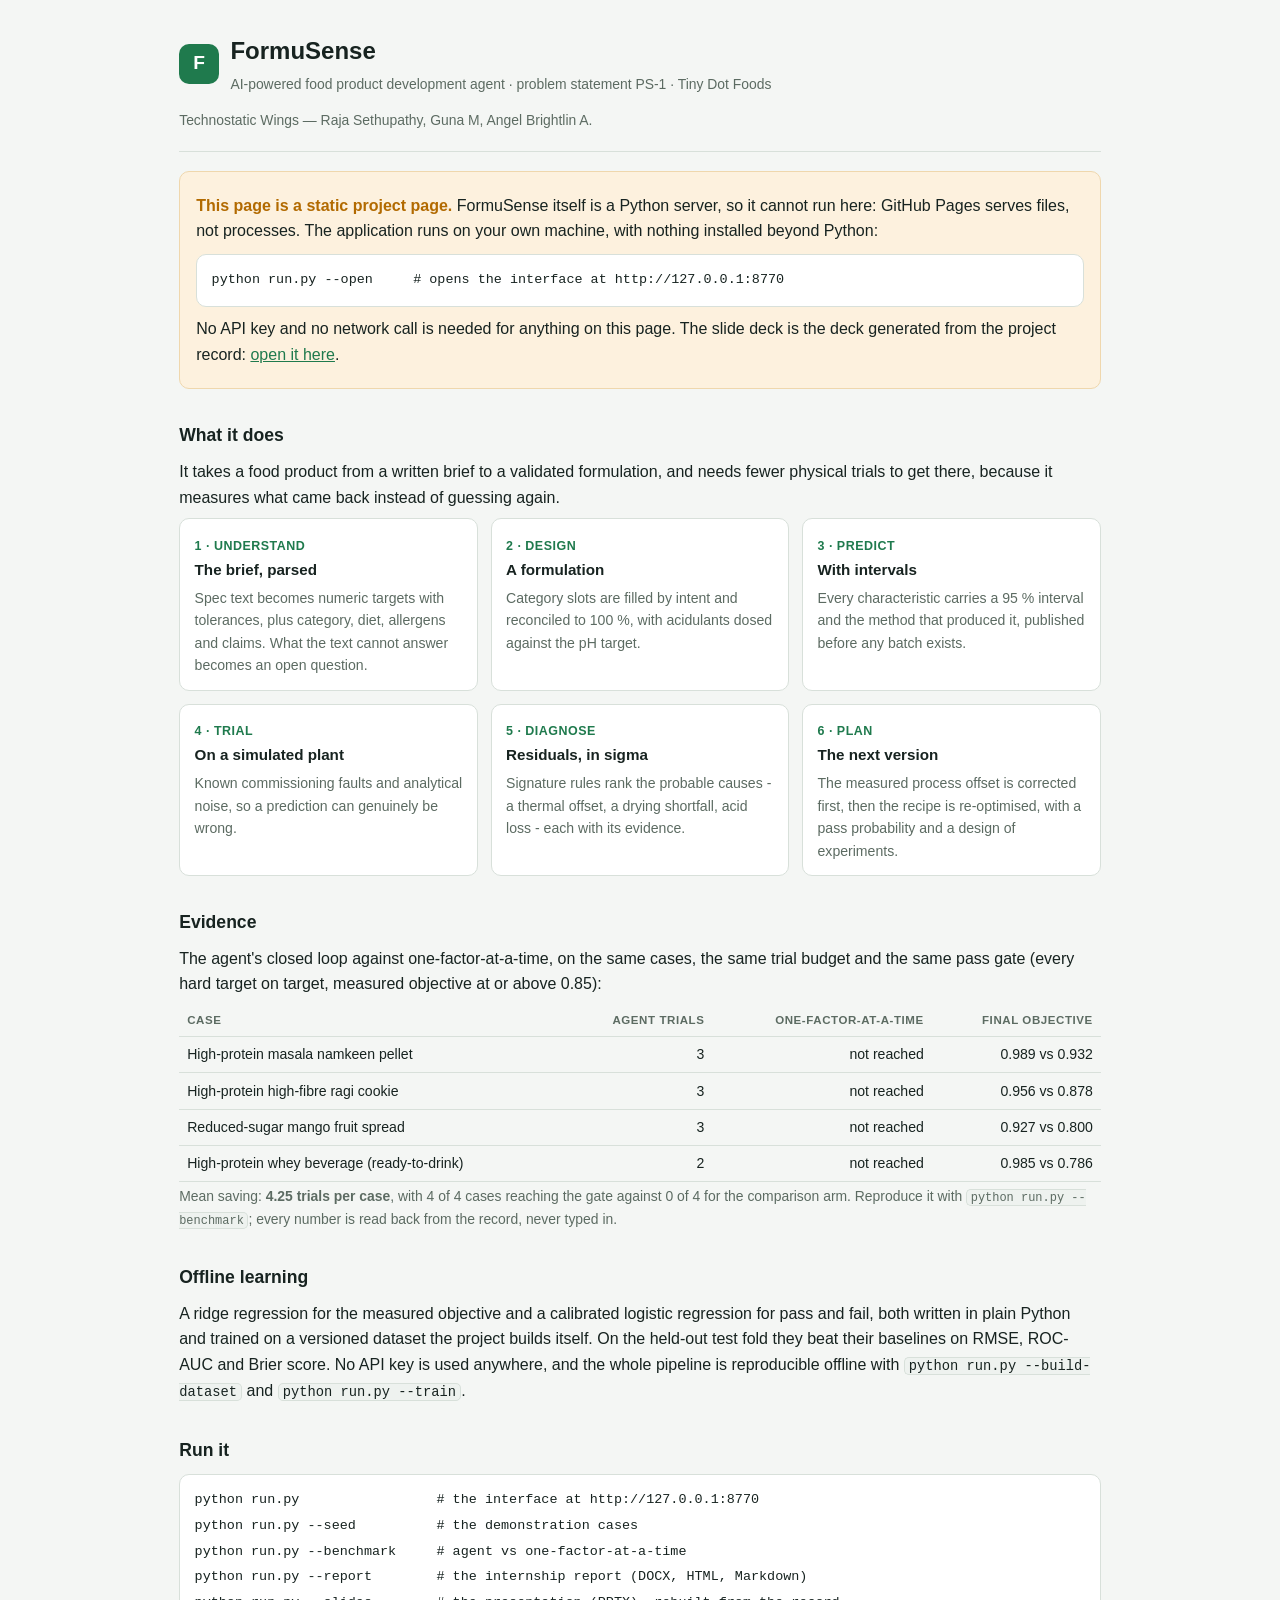
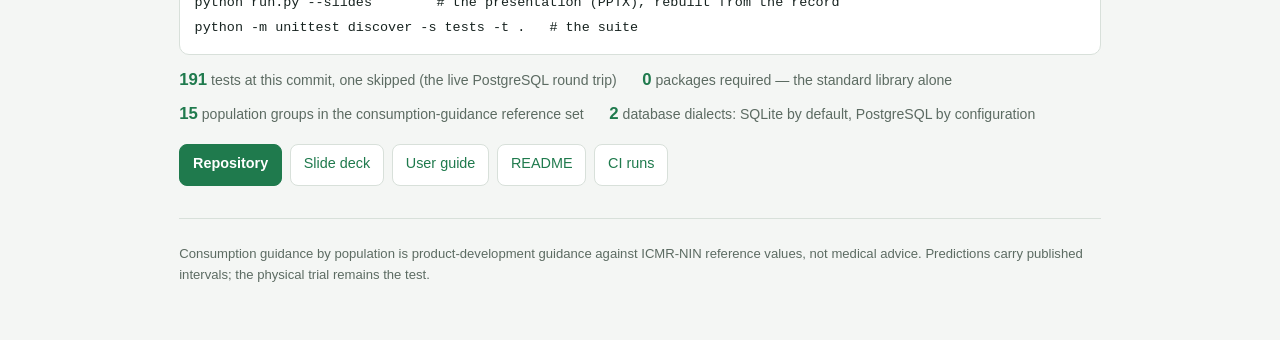
<file: docs/index.html>
<!DOCTYPE html>
<html lang="en">
<head>
<meta charset="utf-8">
<meta name="viewport" content="width=device-width, initial-scale=1">
<title>FormuSense - AI Food Product Development Agent (PS-1)</title>
<meta name="description" content="An offline agent that takes a food product from a written brief to a validated formulation in fewer physical trials. Python standard library only, no API keys.">
<style>
  :root { --bg: #f4f6f4; --panel: #fff; --ink: #172320; --muted: #5c6b62;
          --line: #d8e0da; --accent: #1f7a4d; --warn-soft: #fdf1de; --warn: #b26a00; }
  * { box-sizing: border-box; }
  body { margin: 0; background: var(--bg); color: var(--ink); -webkit-text-size-adjust: 100%;
         font: 16px/1.6 -apple-system, BlinkMacSystemFont, "Segoe UI", Roboto, Arial, sans-serif; }
  .wrap { max-width: 960px; margin: 0 auto; padding: 2rem max(1.2rem, env(safe-area-inset-left)) 3rem max(1.2rem, env(safe-area-inset-right)); }
  header { border-bottom: 1px solid var(--line); padding-bottom: 1.2rem; }
  .brand { display: flex; align-items: center; gap: .7rem; }
  .logo { width: 40px; height: 40px; border-radius: 10px; background: var(--accent); color: #fff;
          display: grid; place-items: center; font-weight: 700; font-size: 1.2rem; flex: 0 0 auto; }
  h1 { font-size: 1.5rem; margin: 0; } h2 { font-size: 1.1rem; margin: 2rem 0 .6rem; }
  h3 { font-size: .95rem; margin: 0 0 .3rem; } p { margin: .5rem 0; }
  .sub, .team { color: var(--muted); font-size: .87rem; }
  .sub { margin: .15rem 0 0; } .team { margin: .9rem 0 0; }
  a { color: var(--accent); }
  code { font-family: ui-monospace, Consolas, monospace; font-size: .86em; background: #eef2ef;
         border: 1px solid var(--line); border-radius: 5px; padding: .05em .3em; }
  pre { background: var(--panel); border: 1px solid var(--line); border-radius: 10px; margin: .6rem 0;
        padding: .8rem .9rem; overflow-x: auto; -webkit-overflow-scrolling: touch; }
  pre code { background: none; border: none; padding: 0; font-size: .84rem; line-height: 1.7; }
  .note { border: 1px solid #efd7ad; background: var(--warn-soft); border-radius: 10px; padding: .8rem 1rem; margin: 1.2rem 0; }
  .note strong { color: var(--warn); }
  .grid { display: grid; gap: .8rem; grid-template-columns: repeat(auto-fit, minmax(min(240px, 100%), 1fr)); }
  .grid > * { min-width: 0; }
  .card { background: var(--panel); border: 1px solid var(--line); border-radius: 10px; padding: .8rem .9rem; }
  .card p { margin: .2rem 0 0; color: var(--muted); font-size: .88rem; }
  .step { color: var(--accent); font-weight: 700; font-size: .78rem; letter-spacing: .04em; text-transform: uppercase; }
  .scroll { overflow-x: auto; -webkit-overflow-scrolling: touch; }
  table { border-collapse: collapse; width: 100%; font-size: .88rem; min-width: 30rem; }
  th, td { text-align: left; padding: .4rem .5rem; border-bottom: 1px solid var(--line); vertical-align: top; }
  th { font-size: .72rem; text-transform: uppercase; letter-spacing: .05em; color: var(--muted); }
  td.num, th.num { text-align: right; font-variant-numeric: tabular-nums; white-space: nowrap; }
  .stat { display: flex; flex-wrap: wrap; gap: .4rem 1.6rem; margin: .8rem 0 0; padding: 0;
          list-style: none; font-size: .88rem; color: var(--muted); }
  .stat b { color: var(--accent); font-size: 1.05rem; }
  .links { display: flex; flex-wrap: wrap; gap: .5rem; margin-top: 1rem; }
  .links a { display: inline-block; border: 1px solid var(--line); background: var(--panel); border-radius: 8px;
             padding: .45rem .8rem; text-decoration: none; font-size: .9rem; min-height: 42px; }
  .links a:hover { border-color: var(--accent); }
  .links a.primary { background: var(--accent); border-color: var(--accent); color: #fff; font-weight: 600; }
  footer { border-top: 1px solid var(--line); margin-top: 2rem; padding-top: 1rem; color: var(--muted); font-size: .82rem; }
</style>
</head>
<body>
<div class="wrap">
<header>
  <div class="brand">
    <span class="logo" aria-hidden="true">F</span>
    <div>
      <h1>FormuSense</h1>
      <p class="sub">AI-powered food product development agent &middot; problem statement PS-1 &middot; Tiny Dot Foods</p>
    </div>
  </div>
  <p class="team">Technostatic Wings &mdash; Raja Sethupathy, Guna M, Angel Brightlin A.</p>
</header>

<div class="note">
  <p><strong>This page is a static project page.</strong> FormuSense itself is a Python server, so it cannot
  run here: GitHub Pages serves files, not processes. The application runs on your own machine, with nothing
  installed beyond Python:</p>
  <pre><code>python run.py --open     # opens the interface at http://127.0.0.1:8770</code></pre>
  <p>No API key and no network call is needed for anything on this page. The slide deck is the deck generated
  from the project record: <a href="slides.html">open it here</a>.</p>
</div>

<h2>What it does</h2>
<p>It takes a food product from a written brief to a validated formulation, and needs fewer physical trials to
get there, because it measures what came back instead of guessing again.</p>
<div class="grid">
  <div class="card"><span class="step">1 &middot; Understand</span><h3>The brief, parsed</h3><p>Spec text becomes numeric targets with tolerances, plus category, diet, allergens and claims. What the text cannot answer becomes an open question.</p></div>
  <div class="card"><span class="step">2 &middot; Design</span><h3>A formulation</h3><p>Category slots are filled by intent and reconciled to 100 %, with acidulants dosed against the pH target.</p></div>
  <div class="card"><span class="step">3 &middot; Predict</span><h3>With intervals</h3><p>Every characteristic carries a 95 % interval and the method that produced it, published before any batch exists.</p></div>
  <div class="card"><span class="step">4 &middot; Trial</span><h3>On a simulated plant</h3><p>Known commissioning faults and analytical noise, so a prediction can genuinely be wrong.</p></div>
  <div class="card"><span class="step">5 &middot; Diagnose</span><h3>Residuals, in sigma</h3><p>Signature rules rank the probable causes - a thermal offset, a drying shortfall, acid loss - each with its evidence.</p></div>
  <div class="card"><span class="step">6 &middot; Plan</span><h3>The next version</h3><p>The measured process offset is corrected first, then the recipe is re-optimised, with a pass probability and a design of experiments.</p></div>
</div>

<h2>Evidence</h2>
<p>The agent's closed loop against one-factor-at-a-time, on the same cases, the same trial budget and the same
pass gate (every hard target on target, measured objective at or above 0.85):</p>
<div class="scroll">
<table>
  <thead><tr><th>Case</th><th class="num">Agent trials</th><th class="num">One-factor-at-a-time</th><th class="num">Final objective</th></tr></thead>
  <tbody>
    <tr><td>High-protein masala namkeen pellet</td><td class="num">3</td><td class="num">not reached</td><td class="num">0.989 vs 0.932</td></tr>
    <tr><td>High-protein high-fibre ragi cookie</td><td class="num">3</td><td class="num">not reached</td><td class="num">0.956 vs 0.878</td></tr>
    <tr><td>Reduced-sugar mango fruit spread</td><td class="num">3</td><td class="num">not reached</td><td class="num">0.927 vs 0.800</td></tr>
    <tr><td>High-protein whey beverage (ready-to-drink)</td><td class="num">2</td><td class="num">not reached</td><td class="num">0.985 vs 0.786</td></tr>
  </tbody>
</table>
</div>
<p class="sub">Mean saving: <strong>4.25 trials per case</strong>, with 4 of 4 cases reaching the gate against 0 of 4
for the comparison arm. Reproduce it with <code>python run.py --benchmark</code>; every number is read back from
the record, never typed in.</p>

<h2>Offline learning</h2>
<p>A ridge regression for the measured objective and a calibrated logistic regression for pass and fail, both
written in plain Python and trained on a versioned dataset the project builds itself. On the held-out test fold
they beat their baselines on RMSE, ROC-AUC and Brier score. No API key is used anywhere, and the whole pipeline
is reproducible offline with <code>python run.py --build-dataset</code> and <code>python run.py --train</code>.</p>

<h2>Run it</h2>
<pre><code>python run.py                 # the interface at http://127.0.0.1:8770
python run.py --seed          # the demonstration cases
python run.py --benchmark     # agent vs one-factor-at-a-time
python run.py --report        # the internship report (DOCX, HTML, Markdown)
python run.py --slides        # the presentation (PPTX), rebuilt from the record
python -m unittest discover -s tests -t .   # the suite</code></pre>
<ul class="stat">
  <li><b>191</b> tests at this commit, one skipped (the live PostgreSQL round trip)</li>
  <li><b>0</b> packages required &mdash; the standard library alone</li>
  <li><b>15</b> population groups in the consumption-guidance reference set</li>
  <li><b>2</b> database dialects: SQLite by default, PostgreSQL by configuration</li>
</ul>

<div class="links">
  <a class="primary" href="https://github.com/Kirisos-Guna/FormuSense">Repository</a>
  <a href="slides.html">Slide deck</a>
  <a href="https://github.com/Kirisos-Guna/FormuSense/blob/main/docs/USER_GUIDE.md">User guide</a>
  <a href="https://github.com/Kirisos-Guna/FormuSense#readme">README</a>
  <a href="https://github.com/Kirisos-Guna/FormuSense/actions">CI runs</a>
</div>

<footer>
  <p>Consumption guidance by population is product-development guidance against ICMR-NIN reference values, not
  medical advice. Predictions carry published intervals; the physical trial remains the test.</p>
</footer>
</div>
</body>
</html>
</file>
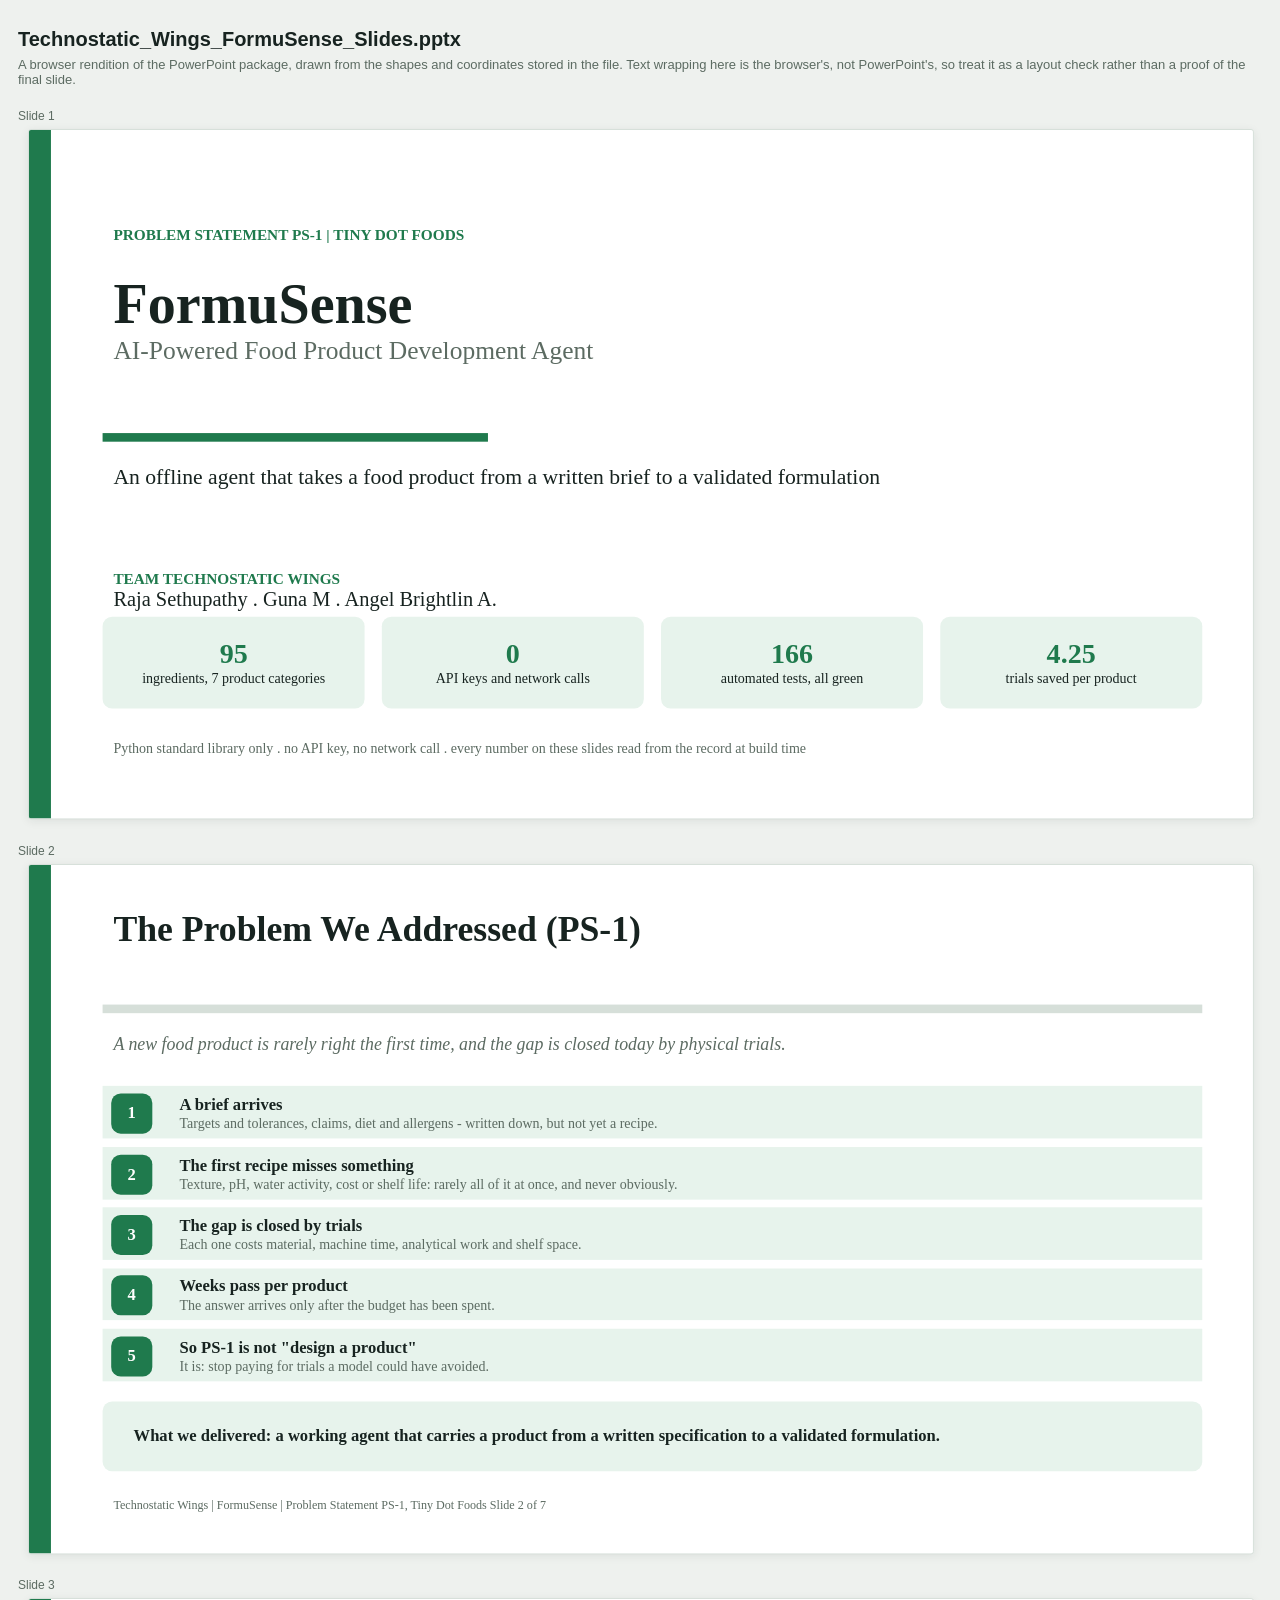
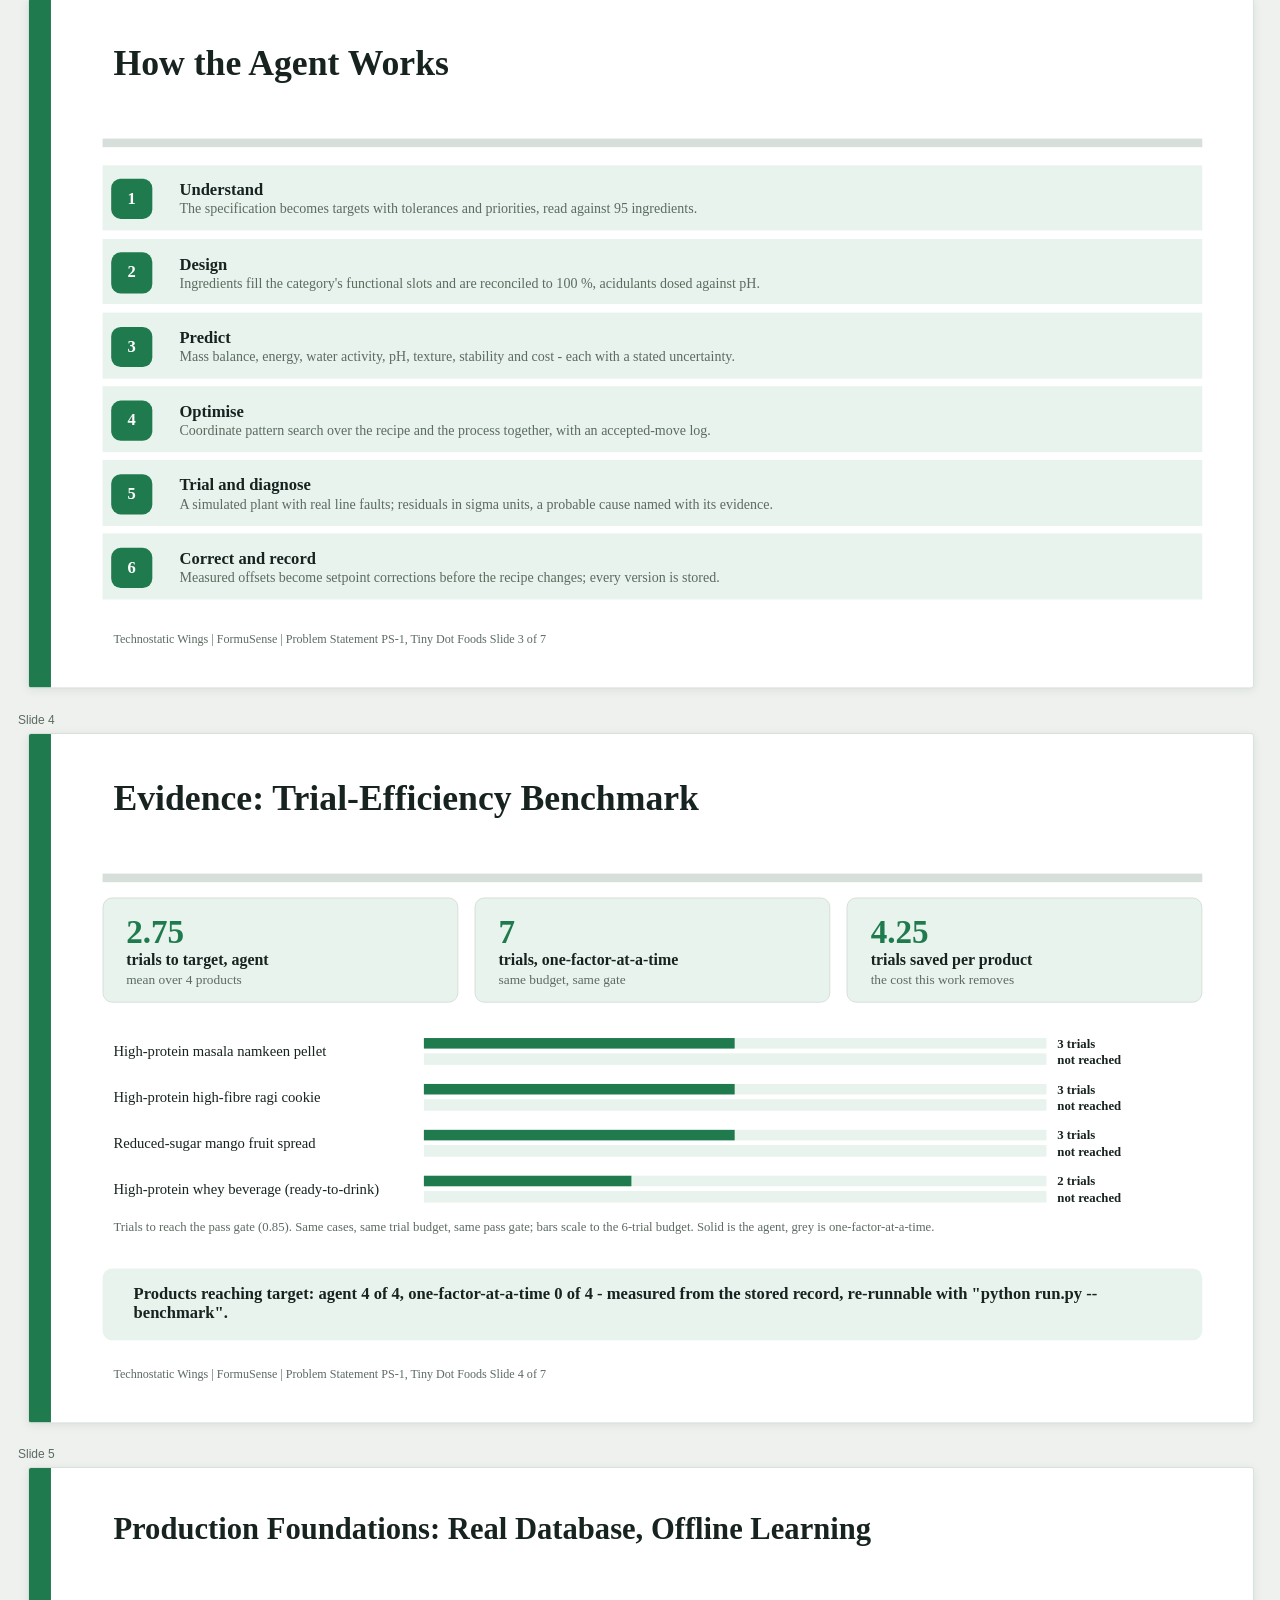
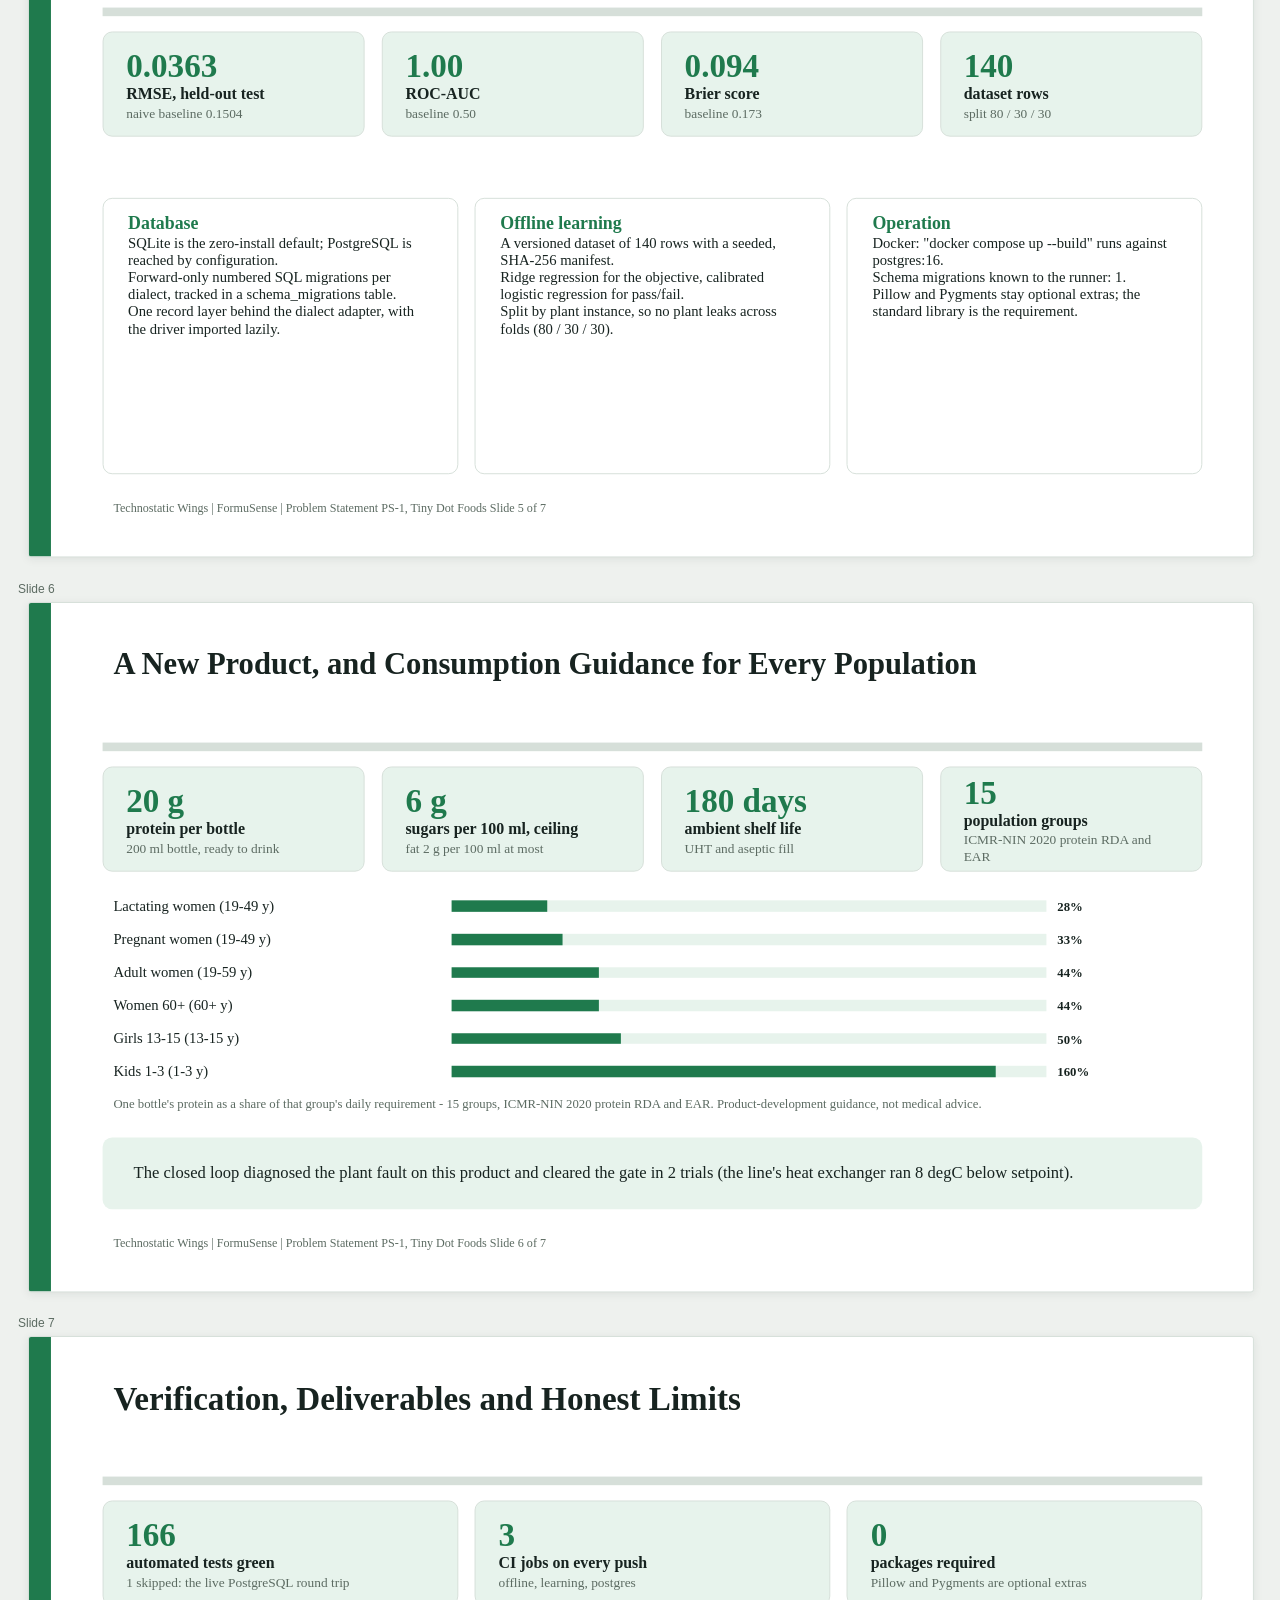
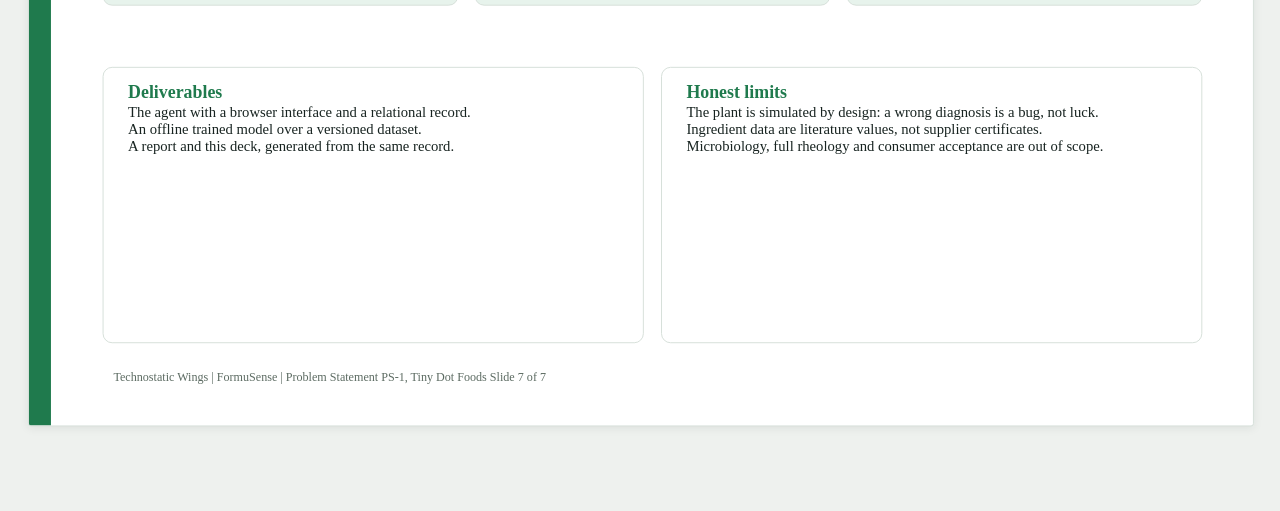
<file: report/Technostatic_Wings_FormuSense_Slides.html>
<!DOCTYPE html>
<html lang="en">
<head>
<meta charset="utf-8"/>
<title>Technostatic_Wings_FormuSense_Slides.pptx - rendition</title>
<style>
:root { color-scheme: light; }
body { margin: 0; padding: 28px 18px 60px; background: #eef1ee;
       font-family: Calibri, "Segoe UI", Arial, sans-serif; color: #172320; }
header { max-width: 1280px; margin: 0 auto 22px; }
header h1 { font-size: 20px; margin: 0 0 6px; }
header p { margin: 0; font-size: 13px; color: #5c6b62; }
.frame { max-width: 1280px; margin: 0 auto 26px; }
.slide { position: relative; width: 1280px; height: 720px;
         background: #ffffff; border: 1px solid #d6dfd9; border-radius: 3px;
         box-shadow: 0 2px 10px rgba(23, 35, 32, 0.08); overflow: hidden; }
.caption { max-width: 1280px; margin: 0 auto 6px; font-size: 12px; color: #5c6b62; }
.shape { position: absolute; overflow: hidden; }
.shape p { margin: 0; }
.table { border-collapse: collapse; table-layout: fixed; }
.table td { vertical-align: middle; }
</style>
</head>
<body>
<header><h1>Technostatic_Wings_FormuSense_Slides.pptx</h1><p>A browser rendition of the PowerPoint package, drawn from the shapes and coordinates stored in the file. Text wrapping here is the browser's, not PowerPoint's, so treat it as a layout check rather than a proof of the final slide.</p></header>
<div class="caption">Slide 1</div><div class="frame"><div class="slide" data-slide="1"><div class="shape" style="left:0.0px;top:0.0px;width:19.2px;height:720.0px;box-sizing:border-box;background:#1F7A4D;padding:4.8px 11.5px 4.8px 11.5px;"></div><div class="shape" style="left:76.8px;top:96.0px;width:1150.4px;height:38.4px;box-sizing:border-box;padding:4.8px 11.5px 4.8px 11.5px;"><p style="text-align:left;"><span style="font-weight:600;font-size:16.0px;color:#1F7A4D;font-family:'Calibri'">PROBLEM STATEMENT PS-1  |  TINY DOT FOODS</span></p></div><div class="shape" style="left:76.8px;top:144.0px;width:1150.4px;height:153.6px;box-sizing:border-box;padding:4.8px 11.5px 4.8px 11.5px;"><p style="text-align:left;"><span style="font-weight:600;font-size:58.67px;color:#172320;font-family:'Calibri Light'">FormuSense</span></p><p style="text-align:left;"><span style="font-weight:400;font-size:26.67px;color:#5C6B62;font-family:'Calibri Light'">AI-Powered Food Product Development Agent</span></p></div><div class="shape" style="left:76.8px;top:316.8px;width:403.2px;height:3.8px;box-sizing:border-box;background:#1F7A4D;padding:4.8px 11.5px 4.8px 11.5px;"></div><div class="shape" style="left:76.8px;top:345.6px;width:1150.4px;height:86.4px;box-sizing:border-box;padding:4.8px 11.5px 4.8px 11.5px;"><p style="text-align:left;"><span style="font-weight:400;font-size:22.67px;color:#172320;font-family:'Calibri'">An offline agent that takes a food product from a written brief to a validated formulation</span></p></div><div class="shape" style="left:76.8px;top:456.0px;width:1150.4px;height:96.0px;box-sizing:border-box;padding:4.8px 11.5px 4.8px 11.5px;"><p style="text-align:left;"><span style="font-weight:600;font-size:16.0px;color:#1F7A4D;font-family:'Calibri'">TEAM  TECHNOSTATIC WINGS</span></p><p style="text-align:left;"><span style="font-weight:400;font-size:21.33px;color:#172320;font-family:'Calibri'">Raja Sethupathy   .   Guna M   .   Angel Brightlin A.</span></p></div><div class="shape" style="left:76.8px;top:508.8px;width:274.6px;height:96.0px;box-sizing:border-box;background:#E7F3EC;border-radius:10px;padding:0.0px 0.0px 0.0px 0.0px;"></div><div class="shape" style="left:88.3px;top:508.8px;width:251.6px;height:96.0px;box-sizing:border-box;padding:4.8px 11.5px 4.8px 11.5px;display:flex;flex-direction:column;justify-content:center;"><p style="text-align:center;"><span style="font-weight:600;font-size:29.33px;color:#1F7A4D;font-family:'Calibri Light'">95</span></p><p style="text-align:center;"><span style="font-weight:400;font-size:14.67px;color:#172320;font-family:'Calibri'">ingredients, 7 product categories</span></p></div><div class="shape" style="left:368.7px;top:508.8px;width:274.6px;height:96.0px;box-sizing:border-box;background:#E7F3EC;border-radius:10px;padding:0.0px 0.0px 0.0px 0.0px;"></div><div class="shape" style="left:380.2px;top:508.8px;width:251.6px;height:96.0px;box-sizing:border-box;padding:4.8px 11.5px 4.8px 11.5px;display:flex;flex-direction:column;justify-content:center;"><p style="text-align:center;"><span style="font-weight:600;font-size:29.33px;color:#1F7A4D;font-family:'Calibri Light'">0</span></p><p style="text-align:center;"><span style="font-weight:400;font-size:14.67px;color:#172320;font-family:'Calibri'">API keys and network calls</span></p></div><div class="shape" style="left:660.6px;top:508.8px;width:274.6px;height:96.0px;box-sizing:border-box;background:#E7F3EC;border-radius:10px;padding:0.0px 0.0px 0.0px 0.0px;"></div><div class="shape" style="left:672.1px;top:508.8px;width:251.6px;height:96.0px;box-sizing:border-box;padding:4.8px 11.5px 4.8px 11.5px;display:flex;flex-direction:column;justify-content:center;"><p style="text-align:center;"><span style="font-weight:600;font-size:29.33px;color:#1F7A4D;font-family:'Calibri Light'">166</span></p><p style="text-align:center;"><span style="font-weight:400;font-size:14.67px;color:#172320;font-family:'Calibri'">automated tests, all green</span></p></div><div class="shape" style="left:952.5px;top:508.8px;width:274.6px;height:96.0px;box-sizing:border-box;background:#E7F3EC;border-radius:10px;padding:0.0px 0.0px 0.0px 0.0px;"></div><div class="shape" style="left:964.1px;top:508.8px;width:251.6px;height:96.0px;box-sizing:border-box;padding:4.8px 11.5px 4.8px 11.5px;display:flex;flex-direction:column;justify-content:center;"><p style="text-align:center;"><span style="font-weight:600;font-size:29.33px;color:#1F7A4D;font-family:'Calibri Light'">4.25</span></p><p style="text-align:center;"><span style="font-weight:400;font-size:14.67px;color:#172320;font-family:'Calibri'">trials saved per product</span></p></div><div class="shape" style="left:76.8px;top:633.6px;width:1150.4px;height:38.4px;box-sizing:border-box;padding:4.8px 11.5px 4.8px 11.5px;"><p style="text-align:left;"><span style="font-weight:400;font-size:14.67px;color:#5C6B62;font-family:'Calibri'">Python standard library only  .  no API key, no network call  .  every number on these slides read from the record at build time</span></p></div></div></div>
<div class="caption">Slide 2</div><div class="frame"><div class="slide" data-slide="2"><div class="shape" style="left:0.0px;top:0.0px;width:19.2px;height:720.0px;box-sizing:border-box;background:#1F7A4D;padding:4.8px 11.5px 4.8px 11.5px;"></div><div class="shape" style="left:76.8px;top:40.3px;width:1150.4px;height:91.2px;box-sizing:border-box;padding:4.8px 11.5px 4.8px 11.5px;"><p style="text-align:left;"><span style="font-weight:600;font-size:37.33px;color:#172320;font-family:'Calibri Light'">The Problem We Addressed (PS-1)</span></p></div><div class="shape" style="left:76.8px;top:145.9px;width:1150.4px;height:2.9px;box-sizing:border-box;background:#D6DFD9;padding:4.8px 11.5px 4.8px 11.5px;"></div><div class="shape" style="left:76.8px;top:170.9px;width:1150.4px;height:48.0px;box-sizing:border-box;padding:4.8px 11.5px 4.8px 11.5px;"><p style="text-align:left;"><span style="font-weight:400;font-style:italic;font-size:18.67px;color:#5C6B62;font-family:'Calibri'">A new food product is rarely right the first time, and the gap is closed today by physical trials.</span></p></div><div class="shape" style="left:76.8px;top:231.4px;width:1150.4px;height:54.8px;box-sizing:border-box;background:#E7F3EC;padding:4.8px 11.5px 4.8px 11.5px;"></div><div class="shape" style="left:86.4px;top:239.1px;width:42.2px;height:42.2px;box-sizing:border-box;background:#1F7A4D;border-radius:10px;padding:0.0px 0.0px 0.0px 0.0px;"></div><div class="shape" style="left:86.4px;top:239.1px;width:42.2px;height:42.2px;box-sizing:border-box;padding:4.8px 11.5px 4.8px 11.5px;display:flex;flex-direction:column;justify-content:center;"><p style="text-align:center;"><span style="font-weight:600;font-size:17.33px;color:#FFFFFF;font-family:'Calibri'">1</span></p></div><div class="shape" style="left:145.9px;top:228.5px;width:1067.8px;height:63.4px;box-sizing:border-box;padding:4.8px 11.5px 4.8px 11.5px;display:flex;flex-direction:column;justify-content:center;"><p style="text-align:left;"><span style="font-weight:600;font-size:17.33px;color:#172320;font-family:'Calibri'">A brief arrives</span></p><p style="text-align:left;"><span style="font-weight:400;font-size:14.67px;color:#5C6B62;font-family:'Calibri'">Targets and tolerances, claims, diet and allergens - written down, but not yet a recipe.</span></p></div><div class="shape" style="left:76.8px;top:294.8px;width:1150.4px;height:54.8px;box-sizing:border-box;background:#E7F3EC;padding:4.8px 11.5px 4.8px 11.5px;"></div><div class="shape" style="left:86.4px;top:302.5px;width:42.2px;height:42.2px;box-sizing:border-box;background:#1F7A4D;border-radius:10px;padding:0.0px 0.0px 0.0px 0.0px;"></div><div class="shape" style="left:86.4px;top:302.5px;width:42.2px;height:42.2px;box-sizing:border-box;padding:4.8px 11.5px 4.8px 11.5px;display:flex;flex-direction:column;justify-content:center;"><p style="text-align:center;"><span style="font-weight:600;font-size:17.33px;color:#FFFFFF;font-family:'Calibri'">2</span></p></div><div class="shape" style="left:145.9px;top:291.9px;width:1067.8px;height:63.4px;box-sizing:border-box;padding:4.8px 11.5px 4.8px 11.5px;display:flex;flex-direction:column;justify-content:center;"><p style="text-align:left;"><span style="font-weight:600;font-size:17.33px;color:#172320;font-family:'Calibri'">The first recipe misses something</span></p><p style="text-align:left;"><span style="font-weight:400;font-size:14.67px;color:#5C6B62;font-family:'Calibri'">Texture, pH, water activity, cost or shelf life: rarely all of it at once, and never obviously.</span></p></div><div class="shape" style="left:76.8px;top:358.2px;width:1150.4px;height:54.8px;box-sizing:border-box;background:#E7F3EC;padding:4.8px 11.5px 4.8px 11.5px;"></div><div class="shape" style="left:86.4px;top:365.9px;width:42.2px;height:42.2px;box-sizing:border-box;background:#1F7A4D;border-radius:10px;padding:0.0px 0.0px 0.0px 0.0px;"></div><div class="shape" style="left:86.4px;top:365.9px;width:42.2px;height:42.2px;box-sizing:border-box;padding:4.8px 11.5px 4.8px 11.5px;display:flex;flex-direction:column;justify-content:center;"><p style="text-align:center;"><span style="font-weight:600;font-size:17.33px;color:#FFFFFF;font-family:'Calibri'">3</span></p></div><div class="shape" style="left:145.9px;top:355.3px;width:1067.8px;height:63.4px;box-sizing:border-box;padding:4.8px 11.5px 4.8px 11.5px;display:flex;flex-direction:column;justify-content:center;"><p style="text-align:left;"><span style="font-weight:600;font-size:17.33px;color:#172320;font-family:'Calibri'">The gap is closed by trials</span></p><p style="text-align:left;"><span style="font-weight:400;font-size:14.67px;color:#5C6B62;font-family:'Calibri'">Each one costs material, machine time, analytical work and shelf space.</span></p></div><div class="shape" style="left:76.8px;top:421.6px;width:1150.4px;height:54.8px;box-sizing:border-box;background:#E7F3EC;padding:4.8px 11.5px 4.8px 11.5px;"></div><div class="shape" style="left:86.4px;top:429.3px;width:42.2px;height:42.2px;box-sizing:border-box;background:#1F7A4D;border-radius:10px;padding:0.0px 0.0px 0.0px 0.0px;"></div><div class="shape" style="left:86.4px;top:429.3px;width:42.2px;height:42.2px;box-sizing:border-box;padding:4.8px 11.5px 4.8px 11.5px;display:flex;flex-direction:column;justify-content:center;"><p style="text-align:center;"><span style="font-weight:600;font-size:17.33px;color:#FFFFFF;font-family:'Calibri'">4</span></p></div><div class="shape" style="left:145.9px;top:418.7px;width:1067.8px;height:63.4px;box-sizing:border-box;padding:4.8px 11.5px 4.8px 11.5px;display:flex;flex-direction:column;justify-content:center;"><p style="text-align:left;"><span style="font-weight:600;font-size:17.33px;color:#172320;font-family:'Calibri'">Weeks pass per product</span></p><p style="text-align:left;"><span style="font-weight:400;font-size:14.67px;color:#5C6B62;font-family:'Calibri'">The answer arrives only after the budget has been spent.</span></p></div><div class="shape" style="left:76.8px;top:485.0px;width:1150.4px;height:54.8px;box-sizing:border-box;background:#E7F3EC;padding:4.8px 11.5px 4.8px 11.5px;"></div><div class="shape" style="left:86.4px;top:492.7px;width:42.2px;height:42.2px;box-sizing:border-box;background:#1F7A4D;border-radius:10px;padding:0.0px 0.0px 0.0px 0.0px;"></div><div class="shape" style="left:86.4px;top:492.7px;width:42.2px;height:42.2px;box-sizing:border-box;padding:4.8px 11.5px 4.8px 11.5px;display:flex;flex-direction:column;justify-content:center;"><p style="text-align:center;"><span style="font-weight:600;font-size:17.33px;color:#FFFFFF;font-family:'Calibri'">5</span></p></div><div class="shape" style="left:145.9px;top:482.1px;width:1067.8px;height:63.4px;box-sizing:border-box;padding:4.8px 11.5px 4.8px 11.5px;display:flex;flex-direction:column;justify-content:center;"><p style="text-align:left;"><span style="font-weight:600;font-size:17.33px;color:#172320;font-family:'Calibri'">So PS-1 is not &quot;design a product&quot;</span></p><p style="text-align:left;"><span style="font-weight:400;font-size:14.67px;color:#5C6B62;font-family:'Calibri'">It is: stop paying for trials a model could have avoided.</span></p></div><div class="shape" style="left:76.8px;top:560.9px;width:1150.4px;height:72.7px;box-sizing:border-box;background:#E7F3EC;border-radius:10px;padding:0.0px 0.0px 0.0px 0.0px;"></div><div class="shape" style="left:97.9px;top:560.9px;width:1108.1px;height:72.7px;box-sizing:border-box;padding:4.8px 11.5px 4.8px 11.5px;display:flex;flex-direction:column;justify-content:center;"><p style="text-align:left;"><span style="font-weight:600;font-size:17.33px;color:#172320;font-family:'Calibri'">What we delivered: a working agent that carries a product from a written specification to a validated formulation.</span></p></div><div class="shape" style="left:76.8px;top:654.7px;width:1150.4px;height:32.6px;box-sizing:border-box;padding:4.8px 11.5px 4.8px 11.5px;"><p style="text-align:left;"><span style="font-weight:400;font-size:12.67px;color:#5C6B62;font-family:'Calibri'">Technostatic Wings  |  FormuSense  |  Problem Statement PS-1, Tiny Dot Foods          Slide 2 of 7</span></p></div></div></div>
<div class="caption">Slide 3</div><div class="frame"><div class="slide" data-slide="3"><div class="shape" style="left:0.0px;top:0.0px;width:19.2px;height:720.0px;box-sizing:border-box;background:#1F7A4D;padding:4.8px 11.5px 4.8px 11.5px;"></div><div class="shape" style="left:76.8px;top:40.3px;width:1150.4px;height:91.2px;box-sizing:border-box;padding:4.8px 11.5px 4.8px 11.5px;"><p style="text-align:left;"><span style="font-weight:600;font-size:37.33px;color:#172320;font-family:'Calibri Light'">How the Agent Works</span></p></div><div class="shape" style="left:76.8px;top:145.9px;width:1150.4px;height:2.9px;box-sizing:border-box;background:#D6DFD9;padding:4.8px 11.5px 4.8px 11.5px;"></div><div class="shape" style="left:76.8px;top:173.8px;width:1150.4px;height:68.5px;box-sizing:border-box;background:#E7F3EC;padding:4.8px 11.5px 4.8px 11.5px;"></div><div class="shape" style="left:86.4px;top:188.3px;width:42.2px;height:42.2px;box-sizing:border-box;background:#1F7A4D;border-radius:10px;padding:0.0px 0.0px 0.0px 0.0px;"></div><div class="shape" style="left:86.4px;top:188.3px;width:42.2px;height:42.2px;box-sizing:border-box;padding:4.8px 11.5px 4.8px 11.5px;display:flex;flex-direction:column;justify-content:center;"><p style="text-align:center;"><span style="font-weight:600;font-size:17.33px;color:#FFFFFF;font-family:'Calibri'">1</span></p></div><div class="shape" style="left:145.9px;top:170.9px;width:1067.8px;height:77.1px;box-sizing:border-box;padding:4.8px 11.5px 4.8px 11.5px;display:flex;flex-direction:column;justify-content:center;"><p style="text-align:left;"><span style="font-weight:600;font-size:17.33px;color:#172320;font-family:'Calibri'">Understand</span></p><p style="text-align:left;"><span style="font-weight:400;font-size:14.67px;color:#5C6B62;font-family:'Calibri'">The specification becomes targets with tolerances and priorities, read against 95 ingredients.</span></p></div><div class="shape" style="left:76.8px;top:250.9px;width:1150.4px;height:68.5px;box-sizing:border-box;background:#E7F3EC;padding:4.8px 11.5px 4.8px 11.5px;"></div><div class="shape" style="left:86.4px;top:265.4px;width:42.2px;height:42.2px;box-sizing:border-box;background:#1F7A4D;border-radius:10px;padding:0.0px 0.0px 0.0px 0.0px;"></div><div class="shape" style="left:86.4px;top:265.4px;width:42.2px;height:42.2px;box-sizing:border-box;padding:4.8px 11.5px 4.8px 11.5px;display:flex;flex-direction:column;justify-content:center;"><p style="text-align:center;"><span style="font-weight:600;font-size:17.33px;color:#FFFFFF;font-family:'Calibri'">2</span></p></div><div class="shape" style="left:145.9px;top:248.0px;width:1067.8px;height:77.1px;box-sizing:border-box;padding:4.8px 11.5px 4.8px 11.5px;display:flex;flex-direction:column;justify-content:center;"><p style="text-align:left;"><span style="font-weight:600;font-size:17.33px;color:#172320;font-family:'Calibri'">Design</span></p><p style="text-align:left;"><span style="font-weight:400;font-size:14.67px;color:#5C6B62;font-family:'Calibri'">Ingredients fill the category&#x27;s functional slots and are reconciled to 100 %, acidulants dosed against pH.</span></p></div><div class="shape" style="left:76.8px;top:328.0px;width:1150.4px;height:68.5px;box-sizing:border-box;background:#E7F3EC;padding:4.8px 11.5px 4.8px 11.5px;"></div><div class="shape" style="left:86.4px;top:342.6px;width:42.2px;height:42.2px;box-sizing:border-box;background:#1F7A4D;border-radius:10px;padding:0.0px 0.0px 0.0px 0.0px;"></div><div class="shape" style="left:86.4px;top:342.6px;width:42.2px;height:42.2px;box-sizing:border-box;padding:4.8px 11.5px 4.8px 11.5px;display:flex;flex-direction:column;justify-content:center;"><p style="text-align:center;"><span style="font-weight:600;font-size:17.33px;color:#FFFFFF;font-family:'Calibri'">3</span></p></div><div class="shape" style="left:145.9px;top:325.1px;width:1067.8px;height:77.1px;box-sizing:border-box;padding:4.8px 11.5px 4.8px 11.5px;display:flex;flex-direction:column;justify-content:center;"><p style="text-align:left;"><span style="font-weight:600;font-size:17.33px;color:#172320;font-family:'Calibri'">Predict</span></p><p style="text-align:left;"><span style="font-weight:400;font-size:14.67px;color:#5C6B62;font-family:'Calibri'">Mass balance, energy, water activity, pH, texture, stability and cost - each with a stated uncertainty.</span></p></div><div class="shape" style="left:76.8px;top:405.1px;width:1150.4px;height:68.5px;box-sizing:border-box;background:#E7F3EC;padding:4.8px 11.5px 4.8px 11.5px;"></div><div class="shape" style="left:86.4px;top:419.7px;width:42.2px;height:42.2px;box-sizing:border-box;background:#1F7A4D;border-radius:10px;padding:0.0px 0.0px 0.0px 0.0px;"></div><div class="shape" style="left:86.4px;top:419.7px;width:42.2px;height:42.2px;box-sizing:border-box;padding:4.8px 11.5px 4.8px 11.5px;display:flex;flex-direction:column;justify-content:center;"><p style="text-align:center;"><span style="font-weight:600;font-size:17.33px;color:#FFFFFF;font-family:'Calibri'">4</span></p></div><div class="shape" style="left:145.9px;top:402.2px;width:1067.8px;height:77.1px;box-sizing:border-box;padding:4.8px 11.5px 4.8px 11.5px;display:flex;flex-direction:column;justify-content:center;"><p style="text-align:left;"><span style="font-weight:600;font-size:17.33px;color:#172320;font-family:'Calibri'">Optimise</span></p><p style="text-align:left;"><span style="font-weight:400;font-size:14.67px;color:#5C6B62;font-family:'Calibri'">Coordinate pattern search over the recipe and the process together, with an accepted-move log.</span></p></div><div class="shape" style="left:76.8px;top:482.2px;width:1150.4px;height:68.5px;box-sizing:border-box;background:#E7F3EC;padding:4.8px 11.5px 4.8px 11.5px;"></div><div class="shape" style="left:86.4px;top:496.8px;width:42.2px;height:42.2px;box-sizing:border-box;background:#1F7A4D;border-radius:10px;padding:0.0px 0.0px 0.0px 0.0px;"></div><div class="shape" style="left:86.4px;top:496.8px;width:42.2px;height:42.2px;box-sizing:border-box;padding:4.8px 11.5px 4.8px 11.5px;display:flex;flex-direction:column;justify-content:center;"><p style="text-align:center;"><span style="font-weight:600;font-size:17.33px;color:#FFFFFF;font-family:'Calibri'">5</span></p></div><div class="shape" style="left:145.9px;top:479.4px;width:1067.8px;height:77.1px;box-sizing:border-box;padding:4.8px 11.5px 4.8px 11.5px;display:flex;flex-direction:column;justify-content:center;"><p style="text-align:left;"><span style="font-weight:600;font-size:17.33px;color:#172320;font-family:'Calibri'">Trial and diagnose</span></p><p style="text-align:left;"><span style="font-weight:400;font-size:14.67px;color:#5C6B62;font-family:'Calibri'">A simulated plant with real line faults; residuals in sigma units, a probable cause named with its evidence.</span></p></div><div class="shape" style="left:76.8px;top:559.4px;width:1150.4px;height:68.5px;box-sizing:border-box;background:#E7F3EC;padding:4.8px 11.5px 4.8px 11.5px;"></div><div class="shape" style="left:86.4px;top:573.9px;width:42.2px;height:42.2px;box-sizing:border-box;background:#1F7A4D;border-radius:10px;padding:0.0px 0.0px 0.0px 0.0px;"></div><div class="shape" style="left:86.4px;top:573.9px;width:42.2px;height:42.2px;box-sizing:border-box;padding:4.8px 11.5px 4.8px 11.5px;display:flex;flex-direction:column;justify-content:center;"><p style="text-align:center;"><span style="font-weight:600;font-size:17.33px;color:#FFFFFF;font-family:'Calibri'">6</span></p></div><div class="shape" style="left:145.9px;top:556.5px;width:1067.8px;height:77.1px;box-sizing:border-box;padding:4.8px 11.5px 4.8px 11.5px;display:flex;flex-direction:column;justify-content:center;"><p style="text-align:left;"><span style="font-weight:600;font-size:17.33px;color:#172320;font-family:'Calibri'">Correct and record</span></p><p style="text-align:left;"><span style="font-weight:400;font-size:14.67px;color:#5C6B62;font-family:'Calibri'">Measured offsets become setpoint corrections before the recipe changes; every version is stored.</span></p></div><div class="shape" style="left:76.8px;top:654.7px;width:1150.4px;height:32.6px;box-sizing:border-box;padding:4.8px 11.5px 4.8px 11.5px;"><p style="text-align:left;"><span style="font-weight:400;font-size:12.67px;color:#5C6B62;font-family:'Calibri'">Technostatic Wings  |  FormuSense  |  Problem Statement PS-1, Tiny Dot Foods          Slide 3 of 7</span></p></div></div></div>
<div class="caption">Slide 4</div><div class="frame"><div class="slide" data-slide="4"><div class="shape" style="left:0.0px;top:0.0px;width:19.2px;height:720.0px;box-sizing:border-box;background:#1F7A4D;padding:4.8px 11.5px 4.8px 11.5px;"></div><div class="shape" style="left:76.8px;top:40.3px;width:1150.4px;height:91.2px;box-sizing:border-box;padding:4.8px 11.5px 4.8px 11.5px;"><p style="text-align:left;"><span style="font-weight:600;font-size:37.33px;color:#172320;font-family:'Calibri Light'">Evidence: Trial-Efficiency Benchmark</span></p></div><div class="shape" style="left:76.8px;top:145.9px;width:1150.4px;height:2.9px;box-sizing:border-box;background:#D6DFD9;padding:4.8px 11.5px 4.8px 11.5px;"></div><div class="shape" style="left:76.8px;top:170.9px;width:371.9px;height:110.4px;box-sizing:border-box;background:#E7F3EC;border-radius:10px;border:1px solid #D6DFD9;padding:0.0px 0.0px 0.0px 0.0px;"></div><div class="shape" style="left:90.2px;top:180.5px;width:345.1px;height:91.2px;box-sizing:border-box;padding:4.8px 11.5px 4.8px 11.5px;display:flex;flex-direction:column;justify-content:center;"><p style="text-align:left;"><span style="font-weight:600;font-size:34.67px;color:#1F7A4D;font-family:'Calibri Light'">2.75</span></p><p style="text-align:left;"><span style="font-weight:600;font-size:16.67px;color:#172320;font-family:'Calibri'">trials to target, agent</span></p><p style="text-align:left;"><span style="font-weight:400;font-size:14.0px;color:#5C6B62;font-family:'Calibri'">mean over 4 products</span></p></div><div class="shape" style="left:466.0px;top:170.9px;width:371.9px;height:110.4px;box-sizing:border-box;background:#E7F3EC;border-radius:10px;border:1px solid #D6DFD9;padding:0.0px 0.0px 0.0px 0.0px;"></div><div class="shape" style="left:479.5px;top:180.5px;width:345.1px;height:91.2px;box-sizing:border-box;padding:4.8px 11.5px 4.8px 11.5px;display:flex;flex-direction:column;justify-content:center;"><p style="text-align:left;"><span style="font-weight:600;font-size:34.67px;color:#1F7A4D;font-family:'Calibri Light'">7</span></p><p style="text-align:left;"><span style="font-weight:600;font-size:16.67px;color:#172320;font-family:'Calibri'">trials, one-factor-at-a-time</span></p><p style="text-align:left;"><span style="font-weight:400;font-size:14.0px;color:#5C6B62;font-family:'Calibri'">same budget, same gate</span></p></div><div class="shape" style="left:855.2px;top:170.9px;width:371.9px;height:110.4px;box-sizing:border-box;background:#E7F3EC;border-radius:10px;border:1px solid #D6DFD9;padding:0.0px 0.0px 0.0px 0.0px;"></div><div class="shape" style="left:868.7px;top:180.5px;width:345.1px;height:91.2px;box-sizing:border-box;padding:4.8px 11.5px 4.8px 11.5px;display:flex;flex-direction:column;justify-content:center;"><p style="text-align:left;"><span style="font-weight:600;font-size:34.67px;color:#1F7A4D;font-family:'Calibri Light'">4.25</span></p><p style="text-align:left;"><span style="font-weight:600;font-size:16.67px;color:#172320;font-family:'Calibri'">trials saved per product</span></p><p style="text-align:left;"><span style="font-weight:400;font-size:14.0px;color:#5C6B62;font-family:'Calibri'">the cost this work removes</span></p></div><div class="shape" style="left:76.8px;top:307.7px;width:326.4px;height:48.0px;box-sizing:border-box;padding:4.8px 11.5px 4.8px 11.5px;display:flex;flex-direction:column;justify-content:center;"><p style="text-align:left;"><span style="font-weight:400;font-size:15.33px;color:#172320;font-family:'Calibri'">High-protein masala namkeen pellet</span></p></div><div class="shape" style="left:412.8px;top:317.8px;width:651.2px;height:11.5px;box-sizing:border-box;background:#E7F3EC;padding:0.0px 0.0px 0.0px 0.0px;"></div><div class="shape" style="left:412.8px;top:317.8px;width:325.6px;height:11.5px;box-sizing:border-box;background:#1F7A4D;padding:0.0px 0.0px 0.0px 0.0px;"></div><div class="shape" style="left:1071.6px;top:313.9px;width:153.6px;height:19.2px;box-sizing:border-box;padding:0.0px 3.8px 0.0px 3.8px;display:flex;flex-direction:column;justify-content:center;"><p style="text-align:left;"><span style="font-weight:600;font-size:13.33px;color:#172320;font-family:'Calibri'">3 trials</span></p></div><div class="shape" style="left:412.8px;top:334.1px;width:651.2px;height:11.5px;box-sizing:border-box;background:#E7F3EC;padding:0.0px 0.0px 0.0px 0.0px;"></div><div class="shape" style="left:1071.6px;top:330.2px;width:153.6px;height:19.2px;box-sizing:border-box;padding:0.0px 3.8px 0.0px 3.8px;display:flex;flex-direction:column;justify-content:center;"><p style="text-align:left;"><span style="font-weight:600;font-size:13.33px;color:#172320;font-family:'Calibri'">not reached</span></p></div><div class="shape" style="left:76.8px;top:355.7px;width:326.4px;height:48.0px;box-sizing:border-box;padding:4.8px 11.5px 4.8px 11.5px;display:flex;flex-direction:column;justify-content:center;"><p style="text-align:left;"><span style="font-weight:400;font-size:15.33px;color:#172320;font-family:'Calibri'">High-protein high-fibre ragi cookie</span></p></div><div class="shape" style="left:412.8px;top:365.8px;width:651.2px;height:11.5px;box-sizing:border-box;background:#E7F3EC;padding:0.0px 0.0px 0.0px 0.0px;"></div><div class="shape" style="left:412.8px;top:365.8px;width:325.6px;height:11.5px;box-sizing:border-box;background:#1F7A4D;padding:0.0px 0.0px 0.0px 0.0px;"></div><div class="shape" style="left:1071.6px;top:361.9px;width:153.6px;height:19.2px;box-sizing:border-box;padding:0.0px 3.8px 0.0px 3.8px;display:flex;flex-direction:column;justify-content:center;"><p style="text-align:left;"><span style="font-weight:600;font-size:13.33px;color:#172320;font-family:'Calibri'">3 trials</span></p></div><div class="shape" style="left:412.8px;top:382.1px;width:651.2px;height:11.5px;box-sizing:border-box;background:#E7F3EC;padding:0.0px 0.0px 0.0px 0.0px;"></div><div class="shape" style="left:1071.6px;top:378.2px;width:153.6px;height:19.2px;box-sizing:border-box;padding:0.0px 3.8px 0.0px 3.8px;display:flex;flex-direction:column;justify-content:center;"><p style="text-align:left;"><span style="font-weight:600;font-size:13.33px;color:#172320;font-family:'Calibri'">not reached</span></p></div><div class="shape" style="left:76.8px;top:403.7px;width:326.4px;height:48.0px;box-sizing:border-box;padding:4.8px 11.5px 4.8px 11.5px;display:flex;flex-direction:column;justify-content:center;"><p style="text-align:left;"><span style="font-weight:400;font-size:15.33px;color:#172320;font-family:'Calibri'">Reduced-sugar mango fruit spread</span></p></div><div class="shape" style="left:412.8px;top:413.8px;width:651.2px;height:11.5px;box-sizing:border-box;background:#E7F3EC;padding:0.0px 0.0px 0.0px 0.0px;"></div><div class="shape" style="left:412.8px;top:413.8px;width:325.6px;height:11.5px;box-sizing:border-box;background:#1F7A4D;padding:0.0px 0.0px 0.0px 0.0px;"></div><div class="shape" style="left:1071.6px;top:409.9px;width:153.6px;height:19.2px;box-sizing:border-box;padding:0.0px 3.8px 0.0px 3.8px;display:flex;flex-direction:column;justify-content:center;"><p style="text-align:left;"><span style="font-weight:600;font-size:13.33px;color:#172320;font-family:'Calibri'">3 trials</span></p></div><div class="shape" style="left:412.8px;top:430.1px;width:651.2px;height:11.5px;box-sizing:border-box;background:#E7F3EC;padding:0.0px 0.0px 0.0px 0.0px;"></div><div class="shape" style="left:1071.6px;top:426.2px;width:153.6px;height:19.2px;box-sizing:border-box;padding:0.0px 3.8px 0.0px 3.8px;display:flex;flex-direction:column;justify-content:center;"><p style="text-align:left;"><span style="font-weight:600;font-size:13.33px;color:#172320;font-family:'Calibri'">not reached</span></p></div><div class="shape" style="left:76.8px;top:451.7px;width:326.4px;height:48.0px;box-sizing:border-box;padding:4.8px 11.5px 4.8px 11.5px;display:flex;flex-direction:column;justify-content:center;"><p style="text-align:left;"><span style="font-weight:400;font-size:15.33px;color:#172320;font-family:'Calibri'">High-protein whey beverage (ready-to-drink)</span></p></div><div class="shape" style="left:412.8px;top:461.8px;width:651.2px;height:11.5px;box-sizing:border-box;background:#E7F3EC;padding:0.0px 0.0px 0.0px 0.0px;"></div><div class="shape" style="left:412.8px;top:461.8px;width:217.1px;height:11.5px;box-sizing:border-box;background:#1F7A4D;padding:0.0px 0.0px 0.0px 0.0px;"></div><div class="shape" style="left:1071.6px;top:457.9px;width:153.6px;height:19.2px;box-sizing:border-box;padding:0.0px 3.8px 0.0px 3.8px;display:flex;flex-direction:column;justify-content:center;"><p style="text-align:left;"><span style="font-weight:600;font-size:13.33px;color:#172320;font-family:'Calibri'">2 trials</span></p></div><div class="shape" style="left:412.8px;top:478.1px;width:651.2px;height:11.5px;box-sizing:border-box;background:#E7F3EC;padding:0.0px 0.0px 0.0px 0.0px;"></div><div class="shape" style="left:1071.6px;top:474.2px;width:153.6px;height:19.2px;box-sizing:border-box;padding:0.0px 3.8px 0.0px 3.8px;display:flex;flex-direction:column;justify-content:center;"><p style="text-align:left;"><span style="font-weight:600;font-size:13.33px;color:#172320;font-family:'Calibri'">not reached</span></p></div><div class="shape" style="left:76.8px;top:501.6px;width:1150.4px;height:28.8px;box-sizing:border-box;padding:4.8px 11.5px 4.8px 11.5px;"><p style="text-align:left;"><span style="font-weight:400;font-size:13.33px;color:#5C6B62;font-family:'Calibri'">Trials to reach the pass gate (0.85). Same cases, same trial budget, same pass gate; bars scale to the 6-trial budget. Solid is the agent, grey is one-factor-at-a-time.</span></p></div><div class="shape" style="left:76.8px;top:558.7px;width:1150.4px;height:74.9px;box-sizing:border-box;background:#E7F3EC;border-radius:10px;padding:0.0px 0.0px 0.0px 0.0px;"></div><div class="shape" style="left:97.9px;top:558.7px;width:1108.1px;height:74.9px;box-sizing:border-box;padding:4.8px 11.5px 4.8px 11.5px;display:flex;flex-direction:column;justify-content:center;"><p style="text-align:left;"><span style="font-weight:600;font-size:17.33px;color:#172320;font-family:'Calibri'">Products reaching target: agent 4 of 4, one-factor-at-a-time 0 of 4 - measured from the stored record, re-runnable with &quot;python run.py --benchmark&quot;.</span></p></div><div class="shape" style="left:76.8px;top:654.7px;width:1150.4px;height:32.6px;box-sizing:border-box;padding:4.8px 11.5px 4.8px 11.5px;"><p style="text-align:left;"><span style="font-weight:400;font-size:12.67px;color:#5C6B62;font-family:'Calibri'">Technostatic Wings  |  FormuSense  |  Problem Statement PS-1, Tiny Dot Foods          Slide 4 of 7</span></p></div></div></div>
<div class="caption">Slide 5</div><div class="frame"><div class="slide" data-slide="5"><div class="shape" style="left:0.0px;top:0.0px;width:19.2px;height:720.0px;box-sizing:border-box;background:#1F7A4D;padding:4.8px 11.5px 4.8px 11.5px;"></div><div class="shape" style="left:76.8px;top:40.3px;width:1150.4px;height:91.2px;box-sizing:border-box;padding:4.8px 11.5px 4.8px 11.5px;"><p style="text-align:left;"><span style="font-weight:600;font-size:32.0px;color:#172320;font-family:'Calibri Light'">Production Foundations: Real Database, Offline Learning</span></p></div><div class="shape" style="left:76.8px;top:145.9px;width:1150.4px;height:2.9px;box-sizing:border-box;background:#D6DFD9;padding:4.8px 11.5px 4.8px 11.5px;"></div><div class="shape" style="left:76.8px;top:170.9px;width:274.6px;height:110.4px;box-sizing:border-box;background:#E7F3EC;border-radius:10px;border:1px solid #D6DFD9;padding:0.0px 0.0px 0.0px 0.0px;"></div><div class="shape" style="left:90.2px;top:180.5px;width:247.8px;height:91.2px;box-sizing:border-box;padding:4.8px 11.5px 4.8px 11.5px;display:flex;flex-direction:column;justify-content:center;"><p style="text-align:left;"><span style="font-weight:600;font-size:34.67px;color:#1F7A4D;font-family:'Calibri Light'">0.0363</span></p><p style="text-align:left;"><span style="font-weight:600;font-size:16.67px;color:#172320;font-family:'Calibri'">RMSE, held-out test</span></p><p style="text-align:left;"><span style="font-weight:400;font-size:14.0px;color:#5C6B62;font-family:'Calibri'">naive baseline 0.1504</span></p></div><div class="shape" style="left:368.7px;top:170.9px;width:274.6px;height:110.4px;box-sizing:border-box;background:#E7F3EC;border-radius:10px;border:1px solid #D6DFD9;padding:0.0px 0.0px 0.0px 0.0px;"></div><div class="shape" style="left:382.2px;top:180.5px;width:247.8px;height:91.2px;box-sizing:border-box;padding:4.8px 11.5px 4.8px 11.5px;display:flex;flex-direction:column;justify-content:center;"><p style="text-align:left;"><span style="font-weight:600;font-size:34.67px;color:#1F7A4D;font-family:'Calibri Light'">1.00</span></p><p style="text-align:left;"><span style="font-weight:600;font-size:16.67px;color:#172320;font-family:'Calibri'">ROC-AUC</span></p><p style="text-align:left;"><span style="font-weight:400;font-size:14.0px;color:#5C6B62;font-family:'Calibri'">baseline 0.50</span></p></div><div class="shape" style="left:660.6px;top:170.9px;width:274.6px;height:110.4px;box-sizing:border-box;background:#E7F3EC;border-radius:10px;border:1px solid #D6DFD9;padding:0.0px 0.0px 0.0px 0.0px;"></div><div class="shape" style="left:674.1px;top:180.5px;width:247.8px;height:91.2px;box-sizing:border-box;padding:4.8px 11.5px 4.8px 11.5px;display:flex;flex-direction:column;justify-content:center;"><p style="text-align:left;"><span style="font-weight:600;font-size:34.67px;color:#1F7A4D;font-family:'Calibri Light'">0.094</span></p><p style="text-align:left;"><span style="font-weight:600;font-size:16.67px;color:#172320;font-family:'Calibri'">Brier score</span></p><p style="text-align:left;"><span style="font-weight:400;font-size:14.0px;color:#5C6B62;font-family:'Calibri'">baseline 0.173</span></p></div><div class="shape" style="left:952.5px;top:170.9px;width:274.6px;height:110.4px;box-sizing:border-box;background:#E7F3EC;border-radius:10px;border:1px solid #D6DFD9;padding:0.0px 0.0px 0.0px 0.0px;"></div><div class="shape" style="left:966.0px;top:180.5px;width:247.8px;height:91.2px;box-sizing:border-box;padding:4.8px 11.5px 4.8px 11.5px;display:flex;flex-direction:column;justify-content:center;"><p style="text-align:left;"><span style="font-weight:600;font-size:34.67px;color:#1F7A4D;font-family:'Calibri Light'">140</span></p><p style="text-align:left;"><span style="font-weight:600;font-size:16.67px;color:#172320;font-family:'Calibri'">dataset rows</span></p><p style="text-align:left;"><span style="font-weight:400;font-size:14.0px;color:#5C6B62;font-family:'Calibri'">split 80 / 30 / 30</span></p></div><div class="shape" style="left:76.8px;top:344.6px;width:371.9px;height:289.0px;box-sizing:border-box;background:#FFFFFF;border-radius:10px;border:1px solid #D6DFD9;padding:0.0px 0.0px 0.0px 0.0px;"></div><div class="shape" style="left:92.2px;top:356.2px;width:341.2px;height:265.9px;box-sizing:border-box;padding:4.8px 11.5px 4.8px 11.5px;"><p style="text-align:left;"><span style="font-weight:600;font-size:18.67px;color:#1F7A4D;font-family:'Calibri Light'">Database</span></p><p style="text-align:left;"><span style="font-weight:400;font-size:15.33px;color:#172320;font-family:'Calibri'">SQLite is the zero-install default; PostgreSQL is reached by configuration.</span></p><p style="text-align:left;"><span style="font-weight:400;font-size:15.33px;color:#172320;font-family:'Calibri'">Forward-only numbered SQL migrations per dialect, tracked in a schema_migrations table.</span></p><p style="text-align:left;"><span style="font-weight:400;font-size:15.33px;color:#172320;font-family:'Calibri'">One record layer behind the dialect adapter, with the driver imported lazily.</span></p></div><div class="shape" style="left:466.0px;top:344.6px;width:371.9px;height:289.0px;box-sizing:border-box;background:#FFFFFF;border-radius:10px;border:1px solid #D6DFD9;padding:0.0px 0.0px 0.0px 0.0px;"></div><div class="shape" style="left:481.4px;top:356.2px;width:341.2px;height:265.9px;box-sizing:border-box;padding:4.8px 11.5px 4.8px 11.5px;"><p style="text-align:left;"><span style="font-weight:600;font-size:18.67px;color:#1F7A4D;font-family:'Calibri Light'">Offline learning</span></p><p style="text-align:left;"><span style="font-weight:400;font-size:15.33px;color:#172320;font-family:'Calibri'">A versioned dataset of 140 rows with a seeded, SHA-256 manifest.</span></p><p style="text-align:left;"><span style="font-weight:400;font-size:15.33px;color:#172320;font-family:'Calibri'">Ridge regression for the objective, calibrated logistic regression for pass/fail.</span></p><p style="text-align:left;"><span style="font-weight:400;font-size:15.33px;color:#172320;font-family:'Calibri'">Split by plant instance, so no plant leaks across folds (80 / 30 / 30).</span></p></div><div class="shape" style="left:855.2px;top:344.6px;width:371.9px;height:289.0px;box-sizing:border-box;background:#FFFFFF;border-radius:10px;border:1px solid #D6DFD9;padding:0.0px 0.0px 0.0px 0.0px;"></div><div class="shape" style="left:870.6px;top:356.2px;width:341.2px;height:265.9px;box-sizing:border-box;padding:4.8px 11.5px 4.8px 11.5px;"><p style="text-align:left;"><span style="font-weight:600;font-size:18.67px;color:#1F7A4D;font-family:'Calibri Light'">Operation</span></p><p style="text-align:left;"><span style="font-weight:400;font-size:15.33px;color:#172320;font-family:'Calibri'">Docker: &quot;docker compose up --build&quot; runs against postgres:16.</span></p><p style="text-align:left;"><span style="font-weight:400;font-size:15.33px;color:#172320;font-family:'Calibri'">Schema migrations known to the runner: 1.</span></p><p style="text-align:left;"><span style="font-weight:400;font-size:15.33px;color:#172320;font-family:'Calibri'">Pillow and Pygments stay optional extras; the standard library is the requirement.</span></p></div><div class="shape" style="left:76.8px;top:654.7px;width:1150.4px;height:32.6px;box-sizing:border-box;padding:4.8px 11.5px 4.8px 11.5px;"><p style="text-align:left;"><span style="font-weight:400;font-size:12.67px;color:#5C6B62;font-family:'Calibri'">Technostatic Wings  |  FormuSense  |  Problem Statement PS-1, Tiny Dot Foods          Slide 5 of 7</span></p></div></div></div>
<div class="caption">Slide 6</div><div class="frame"><div class="slide" data-slide="6"><div class="shape" style="left:0.0px;top:0.0px;width:19.2px;height:720.0px;box-sizing:border-box;background:#1F7A4D;padding:4.8px 11.5px 4.8px 11.5px;"></div><div class="shape" style="left:76.8px;top:40.3px;width:1150.4px;height:91.2px;box-sizing:border-box;padding:4.8px 11.5px 4.8px 11.5px;"><p style="text-align:left;"><span style="font-weight:600;font-size:32.0px;color:#172320;font-family:'Calibri Light'">A New Product, and Consumption Guidance for Every Population</span></p></div><div class="shape" style="left:76.8px;top:145.9px;width:1150.4px;height:2.9px;box-sizing:border-box;background:#D6DFD9;padding:4.8px 11.5px 4.8px 11.5px;"></div><div class="shape" style="left:76.8px;top:170.9px;width:274.6px;height:110.4px;box-sizing:border-box;background:#E7F3EC;border-radius:10px;border:1px solid #D6DFD9;padding:0.0px 0.0px 0.0px 0.0px;"></div><div class="shape" style="left:90.2px;top:180.5px;width:247.8px;height:91.2px;box-sizing:border-box;padding:4.8px 11.5px 4.8px 11.5px;display:flex;flex-direction:column;justify-content:center;"><p style="text-align:left;"><span style="font-weight:600;font-size:34.67px;color:#1F7A4D;font-family:'Calibri Light'">20 g</span></p><p style="text-align:left;"><span style="font-weight:600;font-size:16.67px;color:#172320;font-family:'Calibri'">protein per bottle</span></p><p style="text-align:left;"><span style="font-weight:400;font-size:14.0px;color:#5C6B62;font-family:'Calibri'">200 ml bottle, ready to drink</span></p></div><div class="shape" style="left:368.7px;top:170.9px;width:274.6px;height:110.4px;box-sizing:border-box;background:#E7F3EC;border-radius:10px;border:1px solid #D6DFD9;padding:0.0px 0.0px 0.0px 0.0px;"></div><div class="shape" style="left:382.2px;top:180.5px;width:247.8px;height:91.2px;box-sizing:border-box;padding:4.8px 11.5px 4.8px 11.5px;display:flex;flex-direction:column;justify-content:center;"><p style="text-align:left;"><span style="font-weight:600;font-size:34.67px;color:#1F7A4D;font-family:'Calibri Light'">6 g</span></p><p style="text-align:left;"><span style="font-weight:600;font-size:16.67px;color:#172320;font-family:'Calibri'">sugars per 100 ml, ceiling</span></p><p style="text-align:left;"><span style="font-weight:400;font-size:14.0px;color:#5C6B62;font-family:'Calibri'">fat 2 g per 100 ml at most</span></p></div><div class="shape" style="left:660.6px;top:170.9px;width:274.6px;height:110.4px;box-sizing:border-box;background:#E7F3EC;border-radius:10px;border:1px solid #D6DFD9;padding:0.0px 0.0px 0.0px 0.0px;"></div><div class="shape" style="left:674.1px;top:180.5px;width:247.8px;height:91.2px;box-sizing:border-box;padding:4.8px 11.5px 4.8px 11.5px;display:flex;flex-direction:column;justify-content:center;"><p style="text-align:left;"><span style="font-weight:600;font-size:34.67px;color:#1F7A4D;font-family:'Calibri Light'">180 days</span></p><p style="text-align:left;"><span style="font-weight:600;font-size:16.67px;color:#172320;font-family:'Calibri'">ambient shelf life</span></p><p style="text-align:left;"><span style="font-weight:400;font-size:14.0px;color:#5C6B62;font-family:'Calibri'">UHT and aseptic fill</span></p></div><div class="shape" style="left:952.5px;top:170.9px;width:274.6px;height:110.4px;box-sizing:border-box;background:#E7F3EC;border-radius:10px;border:1px solid #D6DFD9;padding:0.0px 0.0px 0.0px 0.0px;"></div><div class="shape" style="left:966.0px;top:180.5px;width:247.8px;height:91.2px;box-sizing:border-box;padding:4.8px 11.5px 4.8px 11.5px;display:flex;flex-direction:column;justify-content:center;"><p style="text-align:left;"><span style="font-weight:600;font-size:34.67px;color:#1F7A4D;font-family:'Calibri Light'">15</span></p><p style="text-align:left;"><span style="font-weight:600;font-size:16.67px;color:#172320;font-family:'Calibri'">population groups</span></p><p style="text-align:left;"><span style="font-weight:400;font-size:14.0px;color:#5C6B62;font-family:'Calibri'">ICMR-NIN 2020 protein RDA and EAR</span></p></div><div class="shape" style="left:76.8px;top:300.0px;width:355.2px;height:34.6px;box-sizing:border-box;padding:4.8px 11.5px 4.8px 11.5px;display:flex;flex-direction:column;justify-content:center;"><p style="text-align:left;"><span style="font-weight:400;font-size:15.33px;color:#172320;font-family:'Calibri'">Lactating women (19-49 y)</span></p></div><div class="shape" style="left:441.6px;top:311.4px;width:622.4px;height:11.8px;box-sizing:border-box;background:#E7F3EC;padding:0.0px 0.0px 0.0px 0.0px;"></div><div class="shape" style="left:441.6px;top:311.4px;width:100.3px;height:11.8px;box-sizing:border-box;background:#1F7A4D;padding:0.0px 0.0px 0.0px 0.0px;"></div><div class="shape" style="left:1071.6px;top:305.8px;width:153.6px;height:23.0px;box-sizing:border-box;padding:0.0px 3.8px 0.0px 3.8px;display:flex;flex-direction:column;justify-content:center;"><p style="text-align:left;"><span style="font-weight:600;font-size:13.33px;color:#172320;font-family:'Calibri'">28%</span></p></div><div class="shape" style="left:76.8px;top:334.6px;width:355.2px;height:34.6px;box-sizing:border-box;padding:4.8px 11.5px 4.8px 11.5px;display:flex;flex-direction:column;justify-content:center;"><p style="text-align:left;"><span style="font-weight:400;font-size:15.33px;color:#172320;font-family:'Calibri'">Pregnant women (19-49 y)</span></p></div><div class="shape" style="left:441.6px;top:346.0px;width:622.4px;height:11.8px;box-sizing:border-box;background:#E7F3EC;padding:0.0px 0.0px 0.0px 0.0px;"></div><div class="shape" style="left:441.6px;top:346.0px;width:116.6px;height:11.8px;box-sizing:border-box;background:#1F7A4D;padding:0.0px 0.0px 0.0px 0.0px;"></div><div class="shape" style="left:1071.6px;top:340.3px;width:153.6px;height:23.0px;box-sizing:border-box;padding:0.0px 3.8px 0.0px 3.8px;display:flex;flex-direction:column;justify-content:center;"><p style="text-align:left;"><span style="font-weight:600;font-size:13.33px;color:#172320;font-family:'Calibri'">33%</span></p></div><div class="shape" style="left:76.8px;top:369.1px;width:355.2px;height:34.6px;box-sizing:border-box;padding:4.8px 11.5px 4.8px 11.5px;display:flex;flex-direction:column;justify-content:center;"><p style="text-align:left;"><span style="font-weight:400;font-size:15.33px;color:#172320;font-family:'Calibri'">Adult women (19-59 y)</span></p></div><div class="shape" style="left:441.6px;top:380.5px;width:622.4px;height:11.8px;box-sizing:border-box;background:#E7F3EC;padding:0.0px 0.0px 0.0px 0.0px;"></div><div class="shape" style="left:441.6px;top:380.5px;width:154.7px;height:11.8px;box-sizing:border-box;background:#1F7A4D;padding:0.0px 0.0px 0.0px 0.0px;"></div><div class="shape" style="left:1071.6px;top:374.9px;width:153.6px;height:23.0px;box-sizing:border-box;padding:0.0px 3.8px 0.0px 3.8px;display:flex;flex-direction:column;justify-content:center;"><p style="text-align:left;"><span style="font-weight:600;font-size:13.33px;color:#172320;font-family:'Calibri'">44%</span></p></div><div class="shape" style="left:76.8px;top:403.7px;width:355.2px;height:34.6px;box-sizing:border-box;padding:4.8px 11.5px 4.8px 11.5px;display:flex;flex-direction:column;justify-content:center;"><p style="text-align:left;"><span style="font-weight:400;font-size:15.33px;color:#172320;font-family:'Calibri'">Women 60+ (60+ y)</span></p></div><div class="shape" style="left:441.6px;top:415.1px;width:622.4px;height:11.8px;box-sizing:border-box;background:#E7F3EC;padding:0.0px 0.0px 0.0px 0.0px;"></div><div class="shape" style="left:441.6px;top:415.1px;width:154.7px;height:11.8px;box-sizing:border-box;background:#1F7A4D;padding:0.0px 0.0px 0.0px 0.0px;"></div><div class="shape" style="left:1071.6px;top:409.4px;width:153.6px;height:23.0px;box-sizing:border-box;padding:0.0px 3.8px 0.0px 3.8px;display:flex;flex-direction:column;justify-content:center;"><p style="text-align:left;"><span style="font-weight:600;font-size:13.33px;color:#172320;font-family:'Calibri'">44%</span></p></div><div class="shape" style="left:76.8px;top:438.2px;width:355.2px;height:34.6px;box-sizing:border-box;padding:4.8px 11.5px 4.8px 11.5px;display:flex;flex-direction:column;justify-content:center;"><p style="text-align:left;"><span style="font-weight:400;font-size:15.33px;color:#172320;font-family:'Calibri'">Girls 13-15 (13-15 y)</span></p></div><div class="shape" style="left:441.6px;top:449.6px;width:622.4px;height:11.8px;box-sizing:border-box;background:#E7F3EC;padding:0.0px 0.0px 0.0px 0.0px;"></div><div class="shape" style="left:441.6px;top:449.6px;width:177.8px;height:11.8px;box-sizing:border-box;background:#1F7A4D;padding:0.0px 0.0px 0.0px 0.0px;"></div><div class="shape" style="left:1071.6px;top:444.0px;width:153.6px;height:23.0px;box-sizing:border-box;padding:0.0px 3.8px 0.0px 3.8px;display:flex;flex-direction:column;justify-content:center;"><p style="text-align:left;"><span style="font-weight:600;font-size:13.33px;color:#172320;font-family:'Calibri'">50%</span></p></div><div class="shape" style="left:76.8px;top:472.8px;width:355.2px;height:34.6px;box-sizing:border-box;padding:4.8px 11.5px 4.8px 11.5px;display:flex;flex-direction:column;justify-content:center;"><p style="text-align:left;"><span style="font-weight:400;font-size:15.33px;color:#172320;font-family:'Calibri'">Kids 1-3 (1-3 y)</span></p></div><div class="shape" style="left:441.6px;top:484.2px;width:622.4px;height:11.8px;box-sizing:border-box;background:#E7F3EC;padding:0.0px 0.0px 0.0px 0.0px;"></div><div class="shape" style="left:441.6px;top:484.2px;width:569.0px;height:11.8px;box-sizing:border-box;background:#1F7A4D;padding:0.0px 0.0px 0.0px 0.0px;"></div><div class="shape" style="left:1071.6px;top:478.6px;width:153.6px;height:23.0px;box-sizing:border-box;padding:0.0px 3.8px 0.0px 3.8px;display:flex;flex-direction:column;justify-content:center;"><p style="text-align:left;"><span style="font-weight:600;font-size:13.33px;color:#172320;font-family:'Calibri'">160%</span></p></div><div class="shape" style="left:76.8px;top:509.3px;width:1150.4px;height:28.8px;box-sizing:border-box;padding:4.8px 11.5px 4.8px 11.5px;"><p style="text-align:left;"><span style="font-weight:400;font-size:13.33px;color:#5C6B62;font-family:'Calibri'">One bottle&#x27;s protein as a share of that group&#x27;s daily requirement - 15 groups, ICMR-NIN 2020 protein RDA and EAR. Product-development guidance, not medical advice.</span></p></div><div class="shape" style="left:76.8px;top:558.7px;width:1150.4px;height:74.9px;box-sizing:border-box;background:#E7F3EC;border-radius:10px;padding:0.0px 0.0px 0.0px 0.0px;"></div><div class="shape" style="left:97.9px;top:558.7px;width:1108.1px;height:74.9px;box-sizing:border-box;padding:4.8px 11.5px 4.8px 11.5px;display:flex;flex-direction:column;justify-content:center;"><p style="text-align:left;"><span style="font-weight:400;font-size:17.33px;color:#172320;font-family:'Calibri'">The closed loop diagnosed the plant fault on this product and cleared the gate in 2 trials (the line&#x27;s heat exchanger ran 8 degC below setpoint).</span></p></div><div class="shape" style="left:76.8px;top:654.7px;width:1150.4px;height:32.6px;box-sizing:border-box;padding:4.8px 11.5px 4.8px 11.5px;"><p style="text-align:left;"><span style="font-weight:400;font-size:12.67px;color:#5C6B62;font-family:'Calibri'">Technostatic Wings  |  FormuSense  |  Problem Statement PS-1, Tiny Dot Foods          Slide 6 of 7</span></p></div></div></div>
<div class="caption">Slide 7</div><div class="frame"><div class="slide" data-slide="7"><div class="shape" style="left:0.0px;top:0.0px;width:19.2px;height:720.0px;box-sizing:border-box;background:#1F7A4D;padding:4.8px 11.5px 4.8px 11.5px;"></div><div class="shape" style="left:76.8px;top:40.3px;width:1150.4px;height:91.2px;box-sizing:border-box;padding:4.8px 11.5px 4.8px 11.5px;"><p style="text-align:left;"><span style="font-weight:600;font-size:34.67px;color:#172320;font-family:'Calibri Light'">Verification, Deliverables and Honest Limits</span></p></div><div class="shape" style="left:76.8px;top:145.9px;width:1150.4px;height:2.9px;box-sizing:border-box;background:#D6DFD9;padding:4.8px 11.5px 4.8px 11.5px;"></div><div class="shape" style="left:76.8px;top:170.9px;width:371.9px;height:110.4px;box-sizing:border-box;background:#E7F3EC;border-radius:10px;border:1px solid #D6DFD9;padding:0.0px 0.0px 0.0px 0.0px;"></div><div class="shape" style="left:90.2px;top:180.5px;width:345.1px;height:91.2px;box-sizing:border-box;padding:4.8px 11.5px 4.8px 11.5px;display:flex;flex-direction:column;justify-content:center;"><p style="text-align:left;"><span style="font-weight:600;font-size:34.67px;color:#1F7A4D;font-family:'Calibri Light'">166</span></p><p style="text-align:left;"><span style="font-weight:600;font-size:16.67px;color:#172320;font-family:'Calibri'">automated tests green</span></p><p style="text-align:left;"><span style="font-weight:400;font-size:14.0px;color:#5C6B62;font-family:'Calibri'">1 skipped: the live PostgreSQL round trip</span></p></div><div class="shape" style="left:466.0px;top:170.9px;width:371.9px;height:110.4px;box-sizing:border-box;background:#E7F3EC;border-radius:10px;border:1px solid #D6DFD9;padding:0.0px 0.0px 0.0px 0.0px;"></div><div class="shape" style="left:479.5px;top:180.5px;width:345.1px;height:91.2px;box-sizing:border-box;padding:4.8px 11.5px 4.8px 11.5px;display:flex;flex-direction:column;justify-content:center;"><p style="text-align:left;"><span style="font-weight:600;font-size:34.67px;color:#1F7A4D;font-family:'Calibri Light'">3</span></p><p style="text-align:left;"><span style="font-weight:600;font-size:16.67px;color:#172320;font-family:'Calibri'">CI jobs on every push</span></p><p style="text-align:left;"><span style="font-weight:400;font-size:14.0px;color:#5C6B62;font-family:'Calibri'">offline, learning, postgres</span></p></div><div class="shape" style="left:855.2px;top:170.9px;width:371.9px;height:110.4px;box-sizing:border-box;background:#E7F3EC;border-radius:10px;border:1px solid #D6DFD9;padding:0.0px 0.0px 0.0px 0.0px;"></div><div class="shape" style="left:868.7px;top:180.5px;width:345.1px;height:91.2px;box-sizing:border-box;padding:4.8px 11.5px 4.8px 11.5px;display:flex;flex-direction:column;justify-content:center;"><p style="text-align:left;"><span style="font-weight:600;font-size:34.67px;color:#1F7A4D;font-family:'Calibri Light'">0</span></p><p style="text-align:left;"><span style="font-weight:600;font-size:16.67px;color:#172320;font-family:'Calibri'">packages required</span></p><p style="text-align:left;"><span style="font-weight:400;font-size:14.0px;color:#5C6B62;font-family:'Calibri'">Pillow and Pygments are optional extras</span></p></div><div class="shape" style="left:76.8px;top:344.6px;width:566.5px;height:289.0px;box-sizing:border-box;background:#FFFFFF;border-radius:10px;border:1px solid #D6DFD9;padding:0.0px 0.0px 0.0px 0.0px;"></div><div class="shape" style="left:92.2px;top:356.2px;width:535.8px;height:265.9px;box-sizing:border-box;padding:4.8px 11.5px 4.8px 11.5px;"><p style="text-align:left;"><span style="font-weight:600;font-size:18.67px;color:#1F7A4D;font-family:'Calibri Light'">Deliverables</span></p><p style="text-align:left;"><span style="font-weight:400;font-size:15.33px;color:#172320;font-family:'Calibri'">The agent with a browser interface and a relational record.</span></p><p style="text-align:left;"><span style="font-weight:400;font-size:15.33px;color:#172320;font-family:'Calibri'">An offline trained model over a versioned dataset.</span></p><p style="text-align:left;"><span style="font-weight:400;font-size:15.33px;color:#172320;font-family:'Calibri'">A report and this deck, generated from the same record.</span></p></div><div class="shape" style="left:660.6px;top:344.6px;width:566.5px;height:289.0px;box-sizing:border-box;background:#FFFFFF;border-radius:10px;border:1px solid #D6DFD9;padding:0.0px 0.0px 0.0px 0.0px;"></div><div class="shape" style="left:676.0px;top:356.2px;width:535.8px;height:265.9px;box-sizing:border-box;padding:4.8px 11.5px 4.8px 11.5px;"><p style="text-align:left;"><span style="font-weight:600;font-size:18.67px;color:#1F7A4D;font-family:'Calibri Light'">Honest limits</span></p><p style="text-align:left;"><span style="font-weight:400;font-size:15.33px;color:#172320;font-family:'Calibri'">The plant is simulated by design: a wrong diagnosis is a bug, not luck.</span></p><p style="text-align:left;"><span style="font-weight:400;font-size:15.33px;color:#172320;font-family:'Calibri'">Ingredient data are literature values, not supplier certificates.</span></p><p style="text-align:left;"><span style="font-weight:400;font-size:15.33px;color:#172320;font-family:'Calibri'">Microbiology, full rheology and consumer acceptance are out of scope.</span></p></div><div class="shape" style="left:76.8px;top:654.7px;width:1150.4px;height:32.6px;box-sizing:border-box;padding:4.8px 11.5px 4.8px 11.5px;"><p style="text-align:left;"><span style="font-weight:400;font-size:12.67px;color:#5C6B62;font-family:'Calibri'">Technostatic Wings  |  FormuSense  |  Problem Statement PS-1, Tiny Dot Foods          Slide 7 of 7</span></p></div></div></div>

<script>
(function () {
  var BASE_W = 1280, BASE_H = 720;
  function fit() {
    var available = document.documentElement.clientWidth - 56;
    var scale = Math.min(1, Math.max(0.35, available / BASE_W));
    document.querySelectorAll('.frame').forEach(function (frame) {
      var slide = frame.firstElementChild;
      slide.style.transform = 'scale(' + scale + ')';
      slide.style.transformOrigin = 'top left';
      frame.style.height = (BASE_H * scale) + 'px';
      frame.style.width = (BASE_W * scale) + 'px';
    });
  }
  window.addEventListener('resize', fit);
  fit();
})();
</script>
</body>
</html>
</file>
